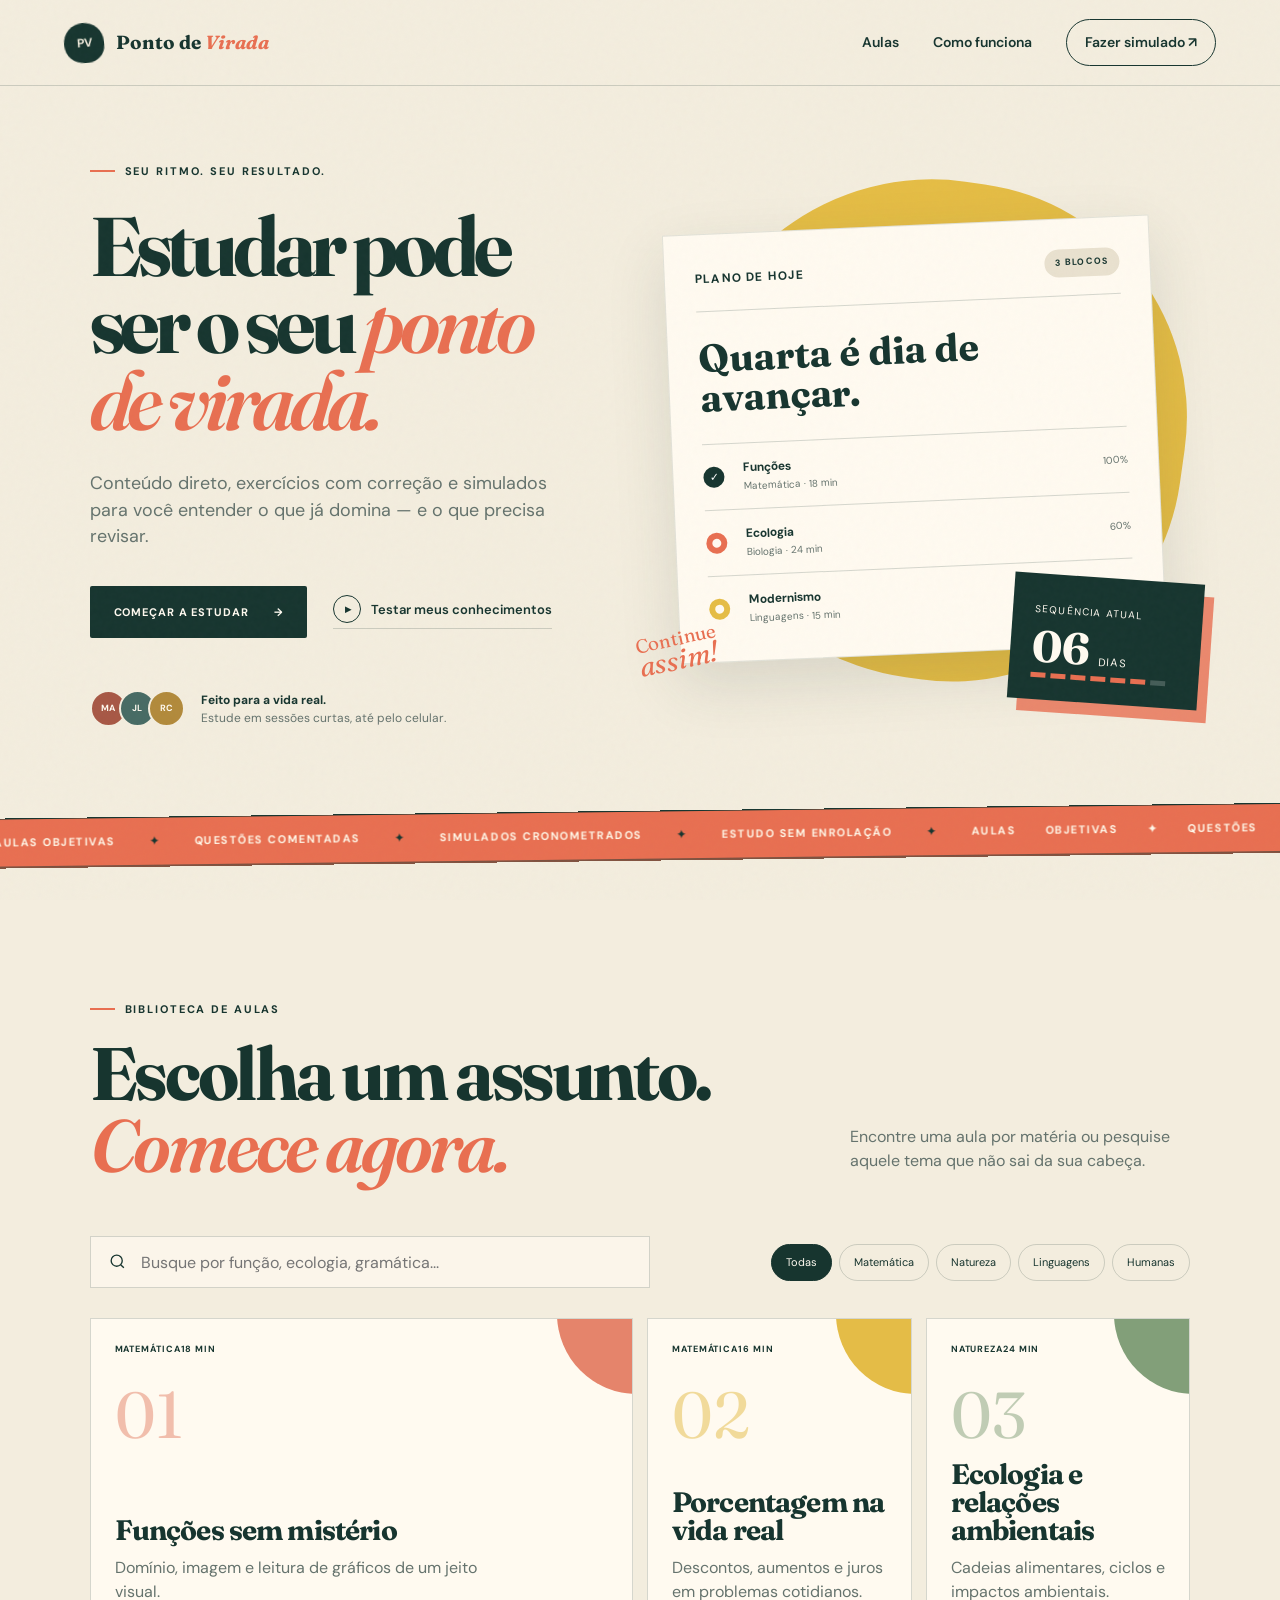
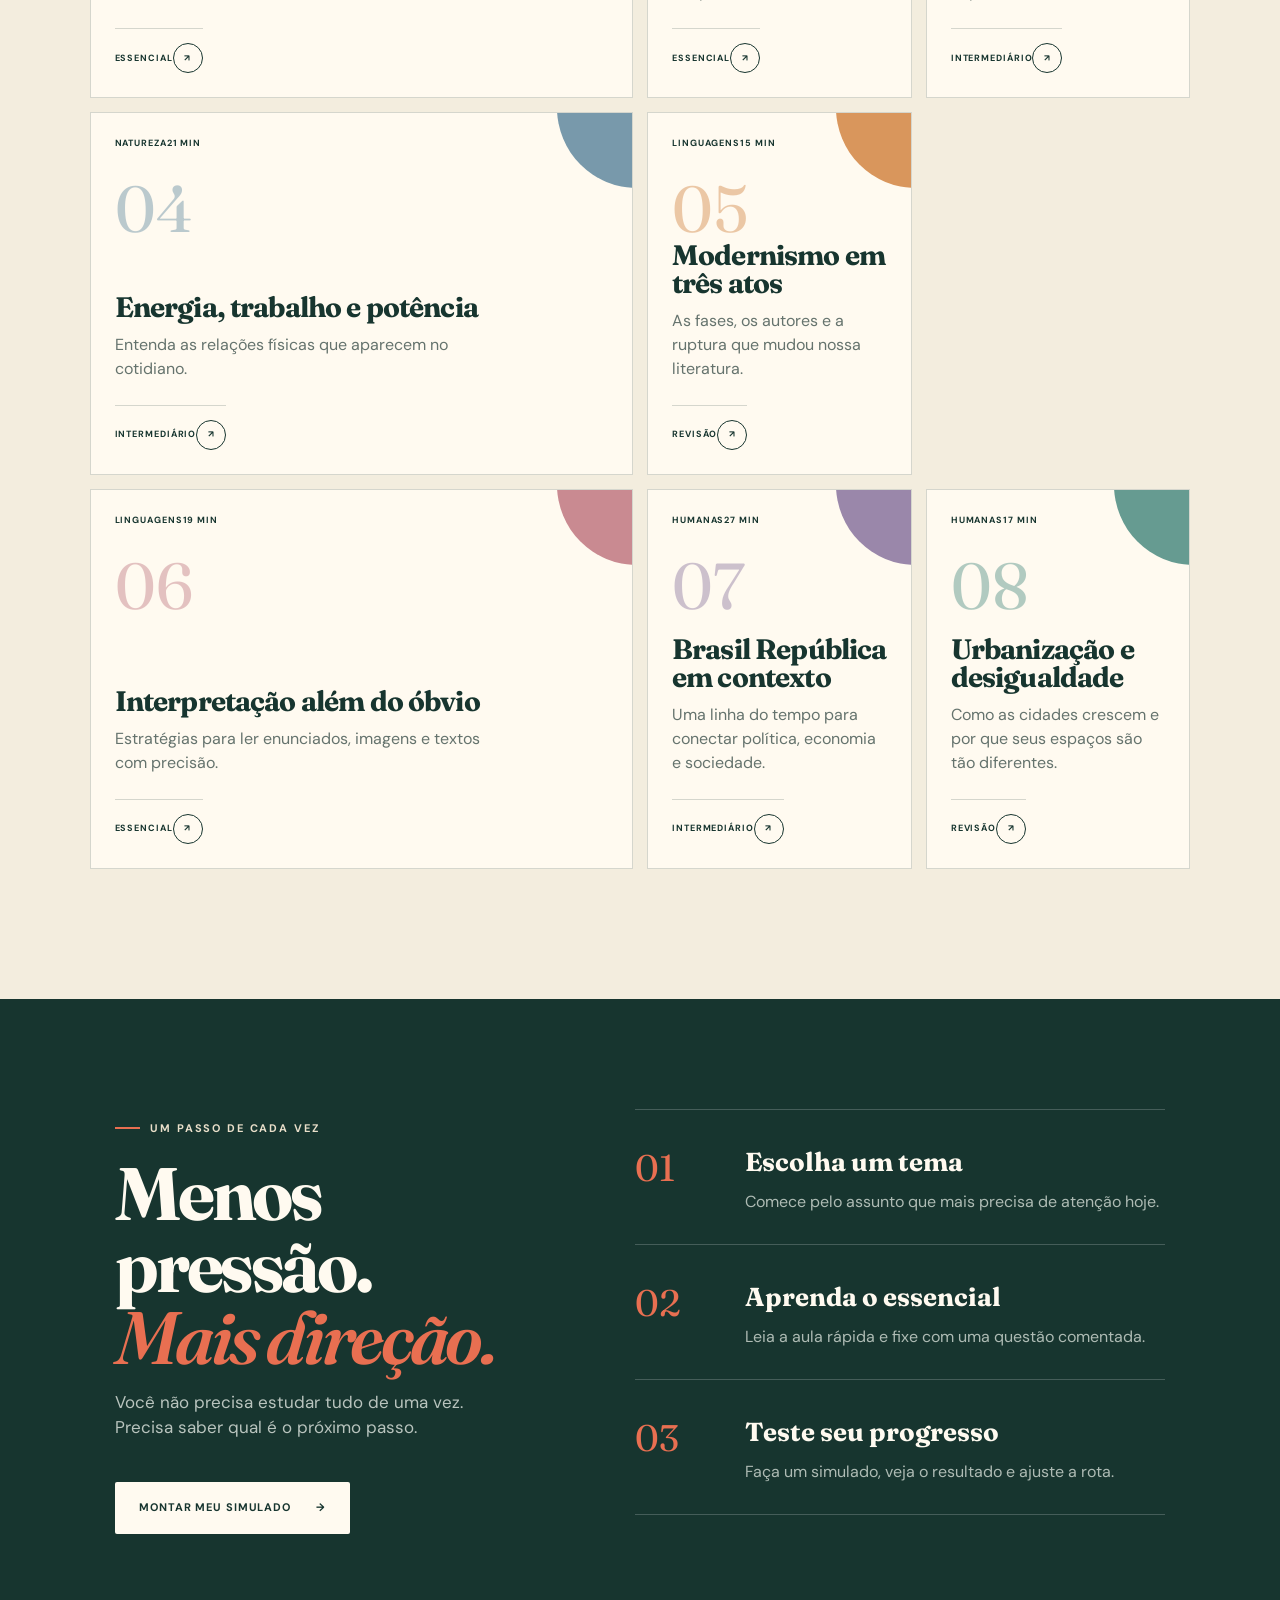
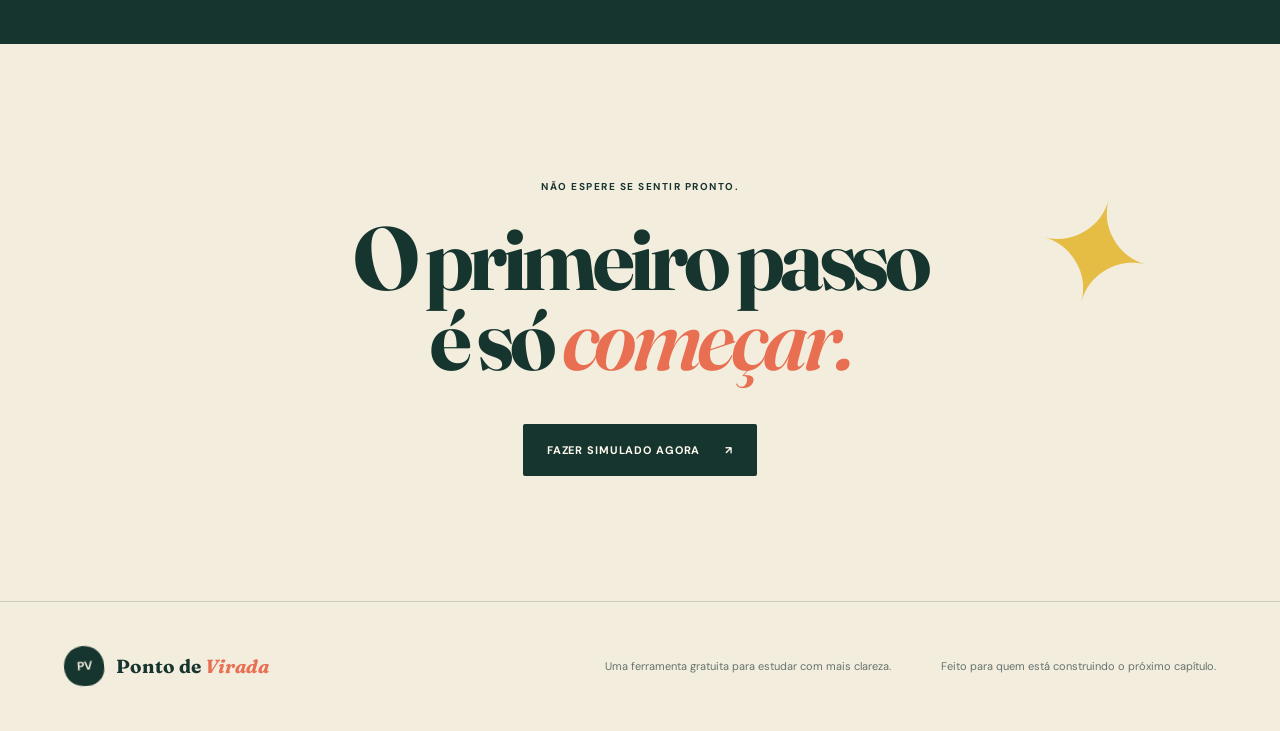
<file: index.html>
<!doctype html>
<html lang="pt-BR">
<head>
  <meta charset="utf-8">
  <meta name="viewport" content="width=device-width, initial-scale=1">
  <meta name="description" content="Aulas rápidas, exercícios e simulados para organizar seus estudos para o ENEM.">
  <meta name="theme-color" content="#17352f">
  <title>Ponto de Virada — Estudos para o ENEM</title>
  <link rel="preconnect" href="https://fonts.googleapis.com">
  <link rel="preconnect" href="https://fonts.gstatic.com" crossorigin>
  <link href="https://fonts.googleapis.com/css2?family=DM+Sans:wght@400;500;600;700&family=Fraunces:opsz,wght@9..144,600;9..144,700&display=swap" rel="stylesheet">
  <link rel="stylesheet" href="styles.css">
  <script defer src="data.js"></script>
  <script defer src="app.js"></script>
</head>
<body>
  <div class="grain" aria-hidden="true"></div>
  <header class="topbar">
    <a class="brand" href="index.html" aria-label="Ponto de Virada, início">
      <span class="brand-mark">PV</span>
      <span>Ponto de <em>Virada</em></span>
    </a>
    <nav class="nav" aria-label="Navegação principal">
      <a href="#aulas">Aulas</a>
      <a href="#como-funciona">Como funciona</a>
      <a class="nav-cta" href="simulado.html">Fazer simulado <span aria-hidden="true">↗</span></a>
    </nav>
    <button class="menu-button" type="button" aria-expanded="false" aria-label="Abrir menu">
      <span></span><span></span>
    </button>
  </header>

  <main>
    <section class="hero" aria-labelledby="hero-title">
      <div class="hero-copy reveal">
        <p class="eyebrow"><span></span> Seu ritmo. Seu resultado.</p>
        <h1 id="hero-title">Estudar pode ser o seu <em>ponto de virada.</em></h1>
        <p class="hero-text">Conteúdo direto, exercícios com correção e simulados para você entender o que já domina — e o que precisa revisar.</p>
        <div class="hero-actions">
          <a class="button button-primary" href="#aulas">Começar a estudar <span aria-hidden="true">→</span></a>
          <a class="text-link" href="simulado.html"><span class="play" aria-hidden="true">▶</span> Testar meus conhecimentos</a>
        </div>
        <div class="student-note">
          <div class="avatars" aria-hidden="true"><span>MA</span><span>JL</span><span>RC</span></div>
          <p><strong>Feito para a vida real.</strong><br>Estude em sessões curtas, até pelo celular.</p>
        </div>
      </div>

      <div class="hero-visual reveal reveal-delay" aria-label="Exemplo de organização semanal de estudos">
        <div class="sun-shape" aria-hidden="true"></div>
        <div class="paper-card schedule-card">
          <div class="paper-header">
            <span>Plano de hoje</span>
            <span class="date-chip">3 blocos</span>
          </div>
          <h2>Quarta é dia de avançar.</h2>
          <div class="study-list">
            <div class="study-item done"><span class="check">✓</span><div><strong>Funções</strong><small>Matemática · 18 min</small></div><span>100%</span></div>
            <div class="study-item active"><span class="subject-dot coral"></span><div><strong>Ecologia</strong><small>Biologia · 24 min</small></div><span>60%</span></div>
            <div class="study-item"><span class="subject-dot yellow"></span><div><strong>Modernismo</strong><small>Linguagens · 15 min</small></div><span>0%</span></div>
          </div>
        </div>
        <div class="score-card">
          <span>Sequência atual</span>
          <strong>06 <small>dias</small></strong>
          <div class="week-dots" aria-label="Seis dias de estudo concluídos">
            <i></i><i></i><i></i><i></i><i></i><i></i><i class="empty"></i>
          </div>
        </div>
        <div class="scribble" aria-hidden="true">Continue<br><em>assim!</em></div>
      </div>
    </section>

    <section class="ticker" aria-label="Recursos disponíveis">
      <div><span>Aulas objetivas</span><i>✦</i><span>Questões comentadas</span><i>✦</i><span>Simulados cronometrados</span><i>✦</i><span>Estudo sem enrolação</span><i>✦</i></div>
    </section>

    <section class="lessons-section" id="aulas" aria-labelledby="lessons-title">
      <div class="section-heading">
        <div>
          <p class="eyebrow"><span></span> Biblioteca de aulas</p>
          <h2 id="lessons-title">Escolha um assunto.<br><em>Comece agora.</em></h2>
        </div>
        <p>Encontre uma aula por matéria ou pesquise aquele tema que não sai da sua cabeça.</p>
      </div>

      <div class="lesson-tools">
        <div class="search-wrap">
          <svg aria-hidden="true" viewBox="0 0 24 24"><circle cx="11" cy="11" r="7"></circle><path d="m20 20-4-4"></path></svg>
          <label class="sr-only" for="search">Pesquisar aulas</label>
          <input id="search" type="search" placeholder="Busque por função, ecologia, gramática..." autocomplete="off">
        </div>
        <div class="filters" id="filters" aria-label="Filtrar aulas por matéria"></div>
      </div>

      <div class="lesson-grid" id="lesson-grid" aria-live="polite"></div>
      <div class="empty-state" id="empty-state" hidden>
        <span>?</span>
        <h3>Nenhuma aula por aqui</h3>
        <p>Tente outro termo ou escolha “Todas”.</p>
      </div>
    </section>

    <section class="method-section" id="como-funciona" aria-labelledby="method-title">
      <div class="method-intro">
        <p class="eyebrow light"><span></span> Um passo de cada vez</p>
        <h2 id="method-title">Menos pressão.<br><em>Mais direção.</em></h2>
        <p>Você não precisa estudar tudo de uma vez. Precisa saber qual é o próximo passo.</p>
        <a class="button button-light" href="simulado.html">Montar meu simulado <span aria-hidden="true">→</span></a>
      </div>
      <ol class="method-steps">
        <li><span>01</span><div><h3>Escolha um tema</h3><p>Comece pelo assunto que mais precisa de atenção hoje.</p></div></li>
        <li><span>02</span><div><h3>Aprenda o essencial</h3><p>Leia a aula rápida e fixe com uma questão comentada.</p></div></li>
        <li><span>03</span><div><h3>Teste seu progresso</h3><p>Faça um simulado, veja o resultado e ajuste a rota.</p></div></li>
      </ol>
    </section>

    <section class="final-cta">
      <p>Não espere se sentir pronto.</p>
      <h2>O primeiro passo<br>é só <em>começar.</em></h2>
      <a class="button button-primary" href="simulado.html">Fazer simulado agora <span aria-hidden="true">↗</span></a>
      <span class="cta-doodle" aria-hidden="true">✦</span>
    </section>
  </main>

  <footer class="footer">
    <a class="brand footer-brand" href="index.html"><span class="brand-mark">PV</span><span>Ponto de <em>Virada</em></span></a>
    <p>Uma ferramenta gratuita para estudar com mais clareza.</p>
    <p>Feito para quem está construindo o próximo capítulo.</p>
  </footer>

  <dialog class="lesson-modal" id="lesson-modal">
    <div class="modal-shell">
      <button class="modal-close" type="button" aria-label="Fechar aula">×</button>
      <div class="modal-meta"><span id="modal-subject"></span><span id="modal-time"></span></div>
      <h2 id="modal-title"></h2>
      <p class="modal-summary" id="modal-summary"></p>
      <article class="lesson-content" id="modal-content"></article>
      <section class="quick-exercise" id="quick-exercise" aria-labelledby="exercise-title">
        <p class="eyebrow"><span></span> Hora de praticar</p>
        <h3 id="exercise-title">Questão rápida</h3>
        <p id="exercise-statement"></p>
        <div class="choice-list" id="choice-list"></div>
        <div class="feedback" id="feedback" role="status" hidden></div>
      </section>
    </div>
  </dialog>
</body>
</html>
</file>
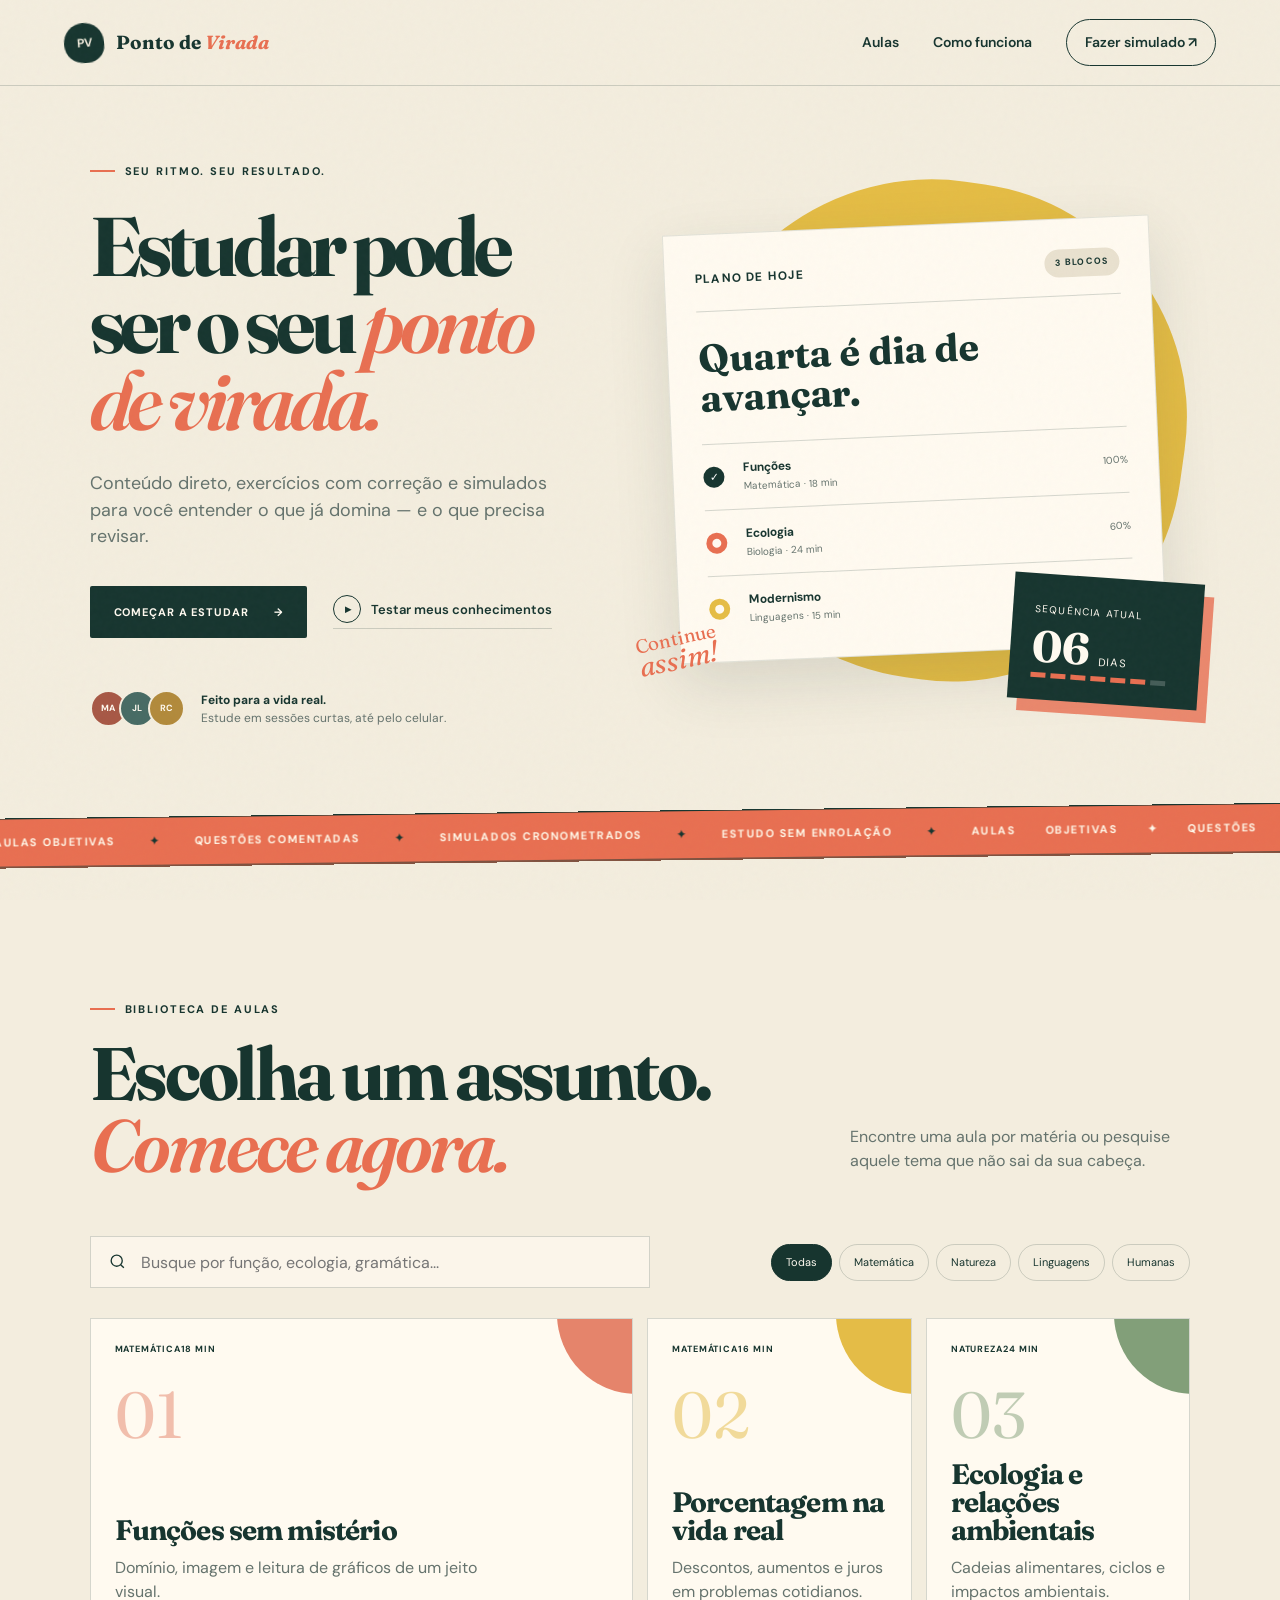
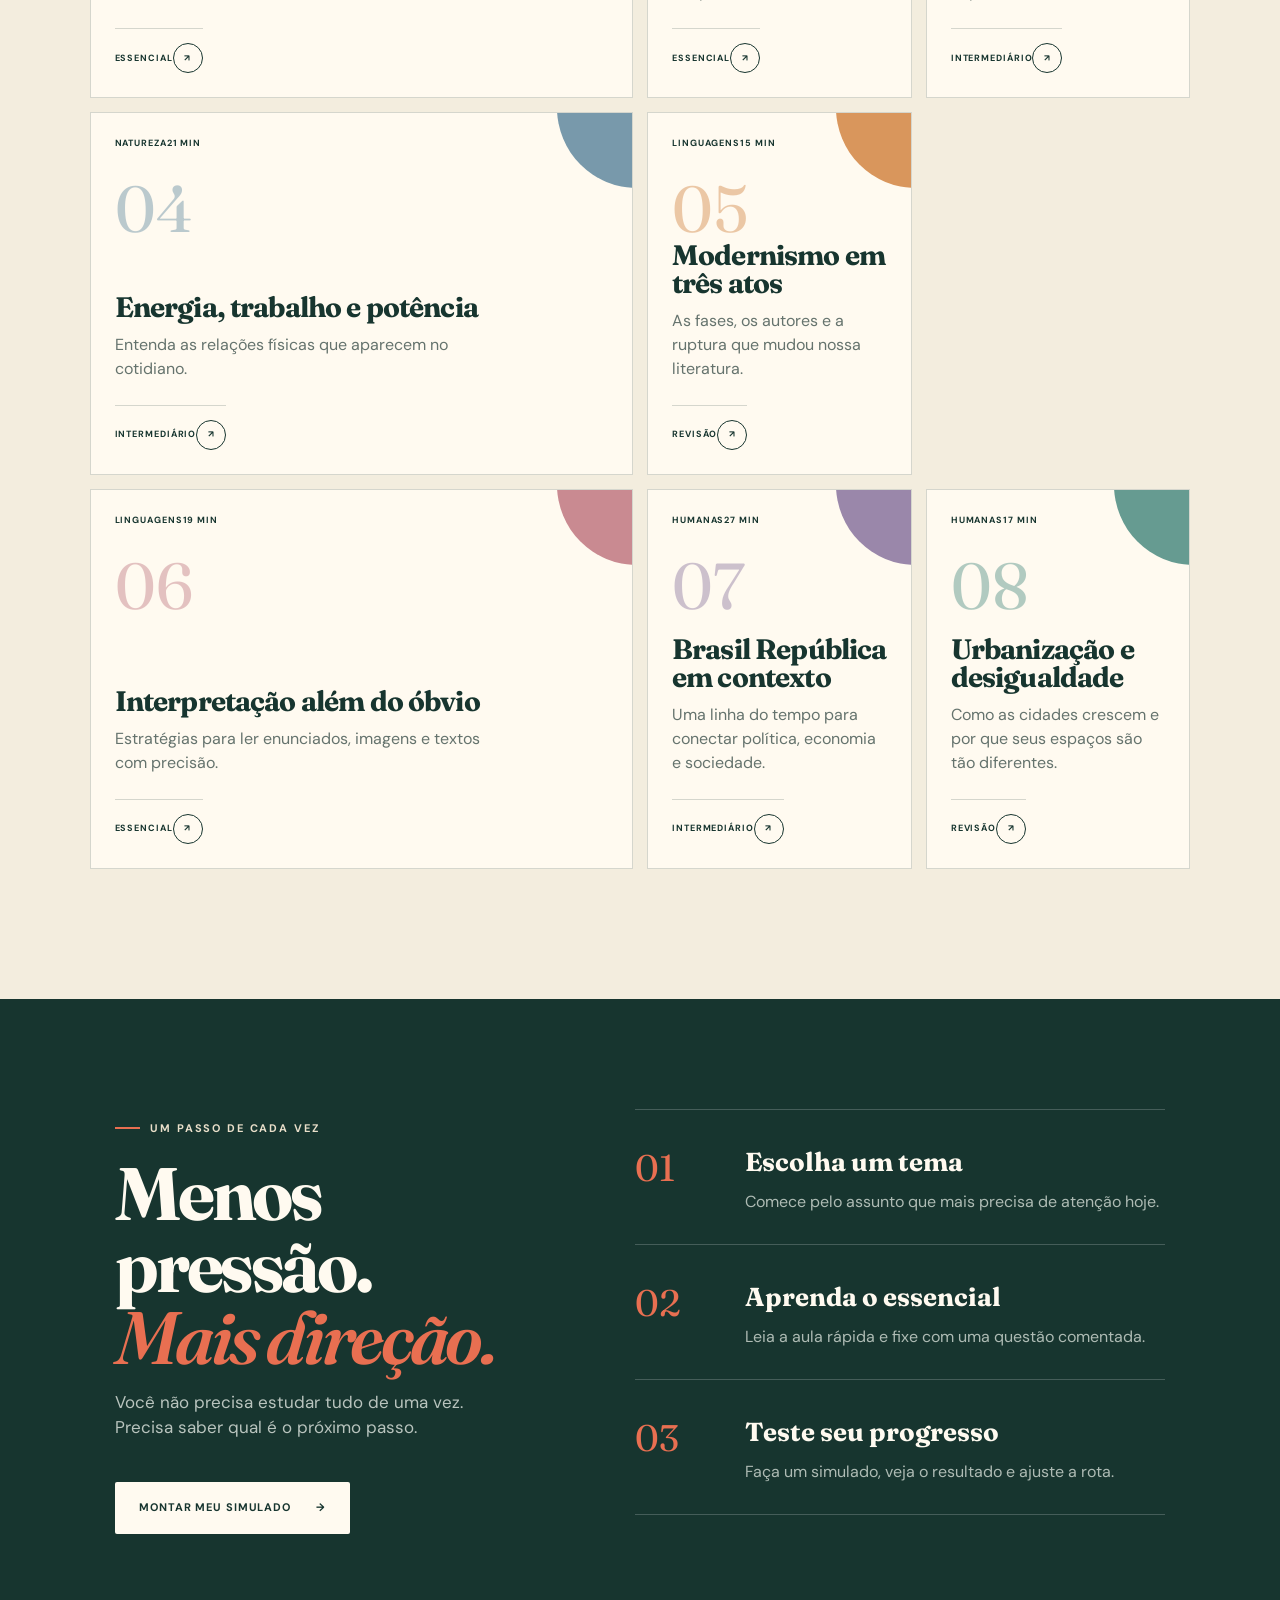
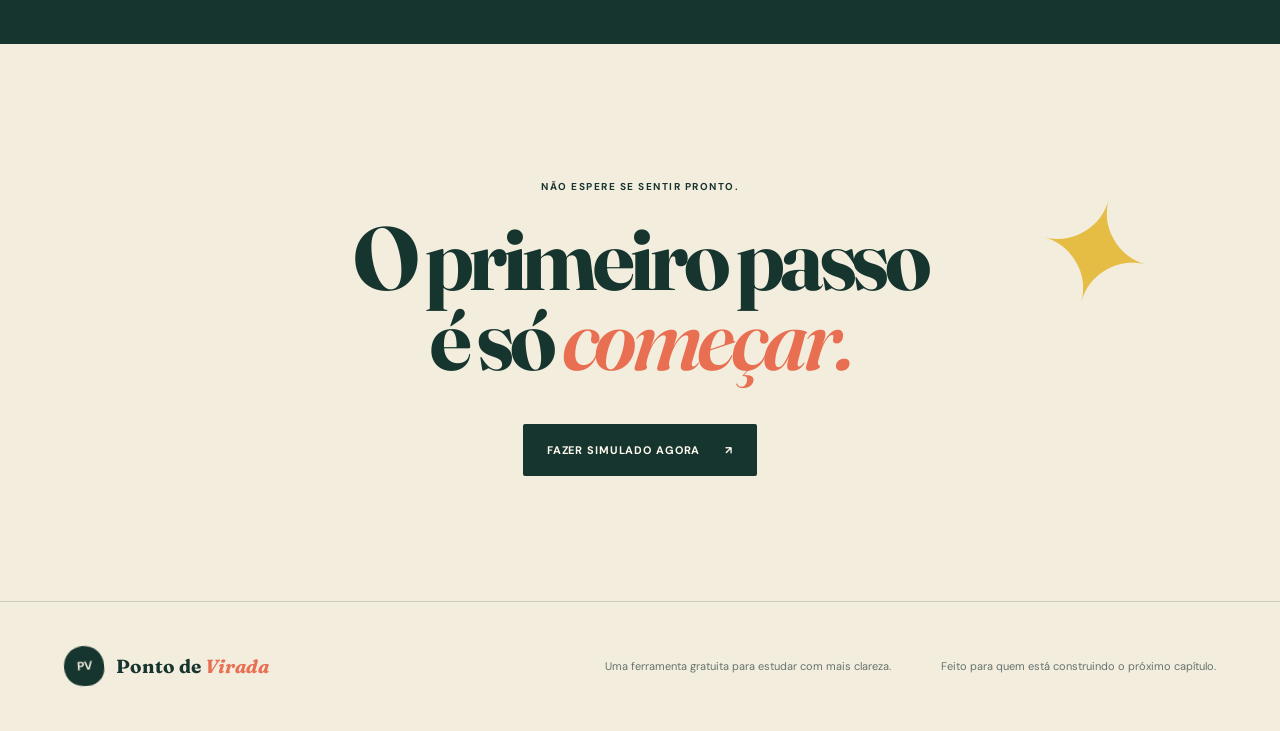
<file: rascunho/index.html>
<!doctype html>
<html lang="pt-BR">
<head>
  <meta charset="utf-8">
  <meta name="viewport" content="width=device-width, initial-scale=1">
  <meta name="description" content="Aulas rápidas, exercícios e simulados para organizar seus estudos para o ENEM.">
  <meta name="theme-color" content="#17352f">
  <title>Ponto de Virada — Estudos para o ENEM</title>
  <link rel="preconnect" href="https://fonts.googleapis.com">
  <link rel="preconnect" href="https://fonts.gstatic.com" crossorigin>
  <link href="https://fonts.googleapis.com/css2?family=DM+Sans:wght@400;500;600;700&family=Fraunces:opsz,wght@9..144,600;9..144,700&display=swap" rel="stylesheet">
  <link rel="stylesheet" href="styles.css">
  <script defer src="data.js"></script>
  <script defer src="app.js"></script>
</head>
<body>
  <div class="grain" aria-hidden="true"></div>
  <header class="topbar">
    <a class="brand" href="index.html" aria-label="Ponto de Virada, início">
      <span class="brand-mark">PV</span>
      <span>Ponto de <em>Virada</em></span>
    </a>
    <nav class="nav" aria-label="Navegação principal">
      <a href="#aulas">Aulas</a>
      <a href="#como-funciona">Como funciona</a>
      <a class="nav-cta" href="simulado.html">Fazer simulado <span aria-hidden="true">↗</span></a>
    </nav>
    <button class="menu-button" type="button" aria-expanded="false" aria-label="Abrir menu">
      <span></span><span></span>
    </button>
  </header>

  <main>
    <section class="hero" aria-labelledby="hero-title">
      <div class="hero-copy reveal">
        <p class="eyebrow"><span></span> Seu ritmo. Seu resultado.</p>
        <h1 id="hero-title">Estudar pode ser o seu <em>ponto de virada.</em></h1>
        <p class="hero-text">Conteúdo direto, exercícios com correção e simulados para você entender o que já domina — e o que precisa revisar.</p>
        <div class="hero-actions">
          <a class="button button-primary" href="#aulas">Começar a estudar <span aria-hidden="true">→</span></a>
          <a class="text-link" href="simulado.html"><span class="play" aria-hidden="true">▶</span> Testar meus conhecimentos</a>
        </div>
        <div class="student-note">
          <div class="avatars" aria-hidden="true"><span>MA</span><span>JL</span><span>RC</span></div>
          <p><strong>Feito para a vida real.</strong><br>Estude em sessões curtas, até pelo celular.</p>
        </div>
      </div>

      <div class="hero-visual reveal reveal-delay" aria-label="Exemplo de organização semanal de estudos">
        <div class="sun-shape" aria-hidden="true"></div>
        <div class="paper-card schedule-card">
          <div class="paper-header">
            <span>Plano de hoje</span>
            <span class="date-chip">3 blocos</span>
          </div>
          <h2>Quarta é dia de avançar.</h2>
          <div class="study-list">
            <div class="study-item done"><span class="check">✓</span><div><strong>Funções</strong><small>Matemática · 18 min</small></div><span>100%</span></div>
            <div class="study-item active"><span class="subject-dot coral"></span><div><strong>Ecologia</strong><small>Biologia · 24 min</small></div><span>60%</span></div>
            <div class="study-item"><span class="subject-dot yellow"></span><div><strong>Modernismo</strong><small>Linguagens · 15 min</small></div><span>0%</span></div>
          </div>
        </div>
        <div class="score-card">
          <span>Sequência atual</span>
          <strong>06 <small>dias</small></strong>
          <div class="week-dots" aria-label="Seis dias de estudo concluídos">
            <i></i><i></i><i></i><i></i><i></i><i></i><i class="empty"></i>
          </div>
        </div>
        <div class="scribble" aria-hidden="true">Continue<br><em>assim!</em></div>
      </div>
    </section>

    <section class="ticker" aria-label="Recursos disponíveis">
      <div><span>Aulas objetivas</span><i>✦</i><span>Questões comentadas</span><i>✦</i><span>Simulados cronometrados</span><i>✦</i><span>Estudo sem enrolação</span><i>✦</i></div>
    </section>

    <section class="lessons-section" id="aulas" aria-labelledby="lessons-title">
      <div class="section-heading">
        <div>
          <p class="eyebrow"><span></span> Biblioteca de aulas</p>
          <h2 id="lessons-title">Escolha um assunto.<br><em>Comece agora.</em></h2>
        </div>
        <p>Encontre uma aula por matéria ou pesquise aquele tema que não sai da sua cabeça.</p>
      </div>

      <div class="lesson-tools">
        <div class="search-wrap">
          <svg aria-hidden="true" viewBox="0 0 24 24"><circle cx="11" cy="11" r="7"></circle><path d="m20 20-4-4"></path></svg>
          <label class="sr-only" for="search">Pesquisar aulas</label>
          <input id="search" type="search" placeholder="Busque por função, ecologia, gramática..." autocomplete="off">
        </div>
        <div class="filters" id="filters" aria-label="Filtrar aulas por matéria"></div>
      </div>

      <div class="lesson-grid" id="lesson-grid" aria-live="polite"></div>
      <div class="empty-state" id="empty-state" hidden>
        <span>?</span>
        <h3>Nenhuma aula por aqui</h3>
        <p>Tente outro termo ou escolha “Todas”.</p>
      </div>
    </section>

    <section class="method-section" id="como-funciona" aria-labelledby="method-title">
      <div class="method-intro">
        <p class="eyebrow light"><span></span> Um passo de cada vez</p>
        <h2 id="method-title">Menos pressão.<br><em>Mais direção.</em></h2>
        <p>Você não precisa estudar tudo de uma vez. Precisa saber qual é o próximo passo.</p>
        <a class="button button-light" href="simulado.html">Montar meu simulado <span aria-hidden="true">→</span></a>
      </div>
      <ol class="method-steps">
        <li><span>01</span><div><h3>Escolha um tema</h3><p>Comece pelo assunto que mais precisa de atenção hoje.</p></div></li>
        <li><span>02</span><div><h3>Aprenda o essencial</h3><p>Leia a aula rápida e fixe com uma questão comentada.</p></div></li>
        <li><span>03</span><div><h3>Teste seu progresso</h3><p>Faça um simulado, veja o resultado e ajuste a rota.</p></div></li>
      </ol>
    </section>

    <section class="final-cta">
      <p>Não espere se sentir pronto.</p>
      <h2>O primeiro passo<br>é só <em>começar.</em></h2>
      <a class="button button-primary" href="simulado.html">Fazer simulado agora <span aria-hidden="true">↗</span></a>
      <span class="cta-doodle" aria-hidden="true">✦</span>
    </section>
  </main>

  <footer class="footer">
    <a class="brand footer-brand" href="index.html"><span class="brand-mark">PV</span><span>Ponto de <em>Virada</em></span></a>
    <p>Uma ferramenta gratuita para estudar com mais clareza.</p>
    <p>Feito para quem está construindo o próximo capítulo.</p>
  </footer>

  <dialog class="lesson-modal" id="lesson-modal">
    <div class="modal-shell">
      <button class="modal-close" type="button" aria-label="Fechar aula">×</button>
      <div class="modal-meta"><span id="modal-subject"></span><span id="modal-time"></span></div>
      <h2 id="modal-title"></h2>
      <p class="modal-summary" id="modal-summary"></p>
      <article class="lesson-content" id="modal-content"></article>
      <section class="quick-exercise" id="quick-exercise" aria-labelledby="exercise-title">
        <p class="eyebrow"><span></span> Hora de praticar</p>
        <h3 id="exercise-title">Questão rápida</h3>
        <p id="exercise-statement"></p>
        <div class="choice-list" id="choice-list"></div>
        <div class="feedback" id="feedback" role="status" hidden></div>
      </section>
    </div>
  </dialog>
</body>
</html>
</file>
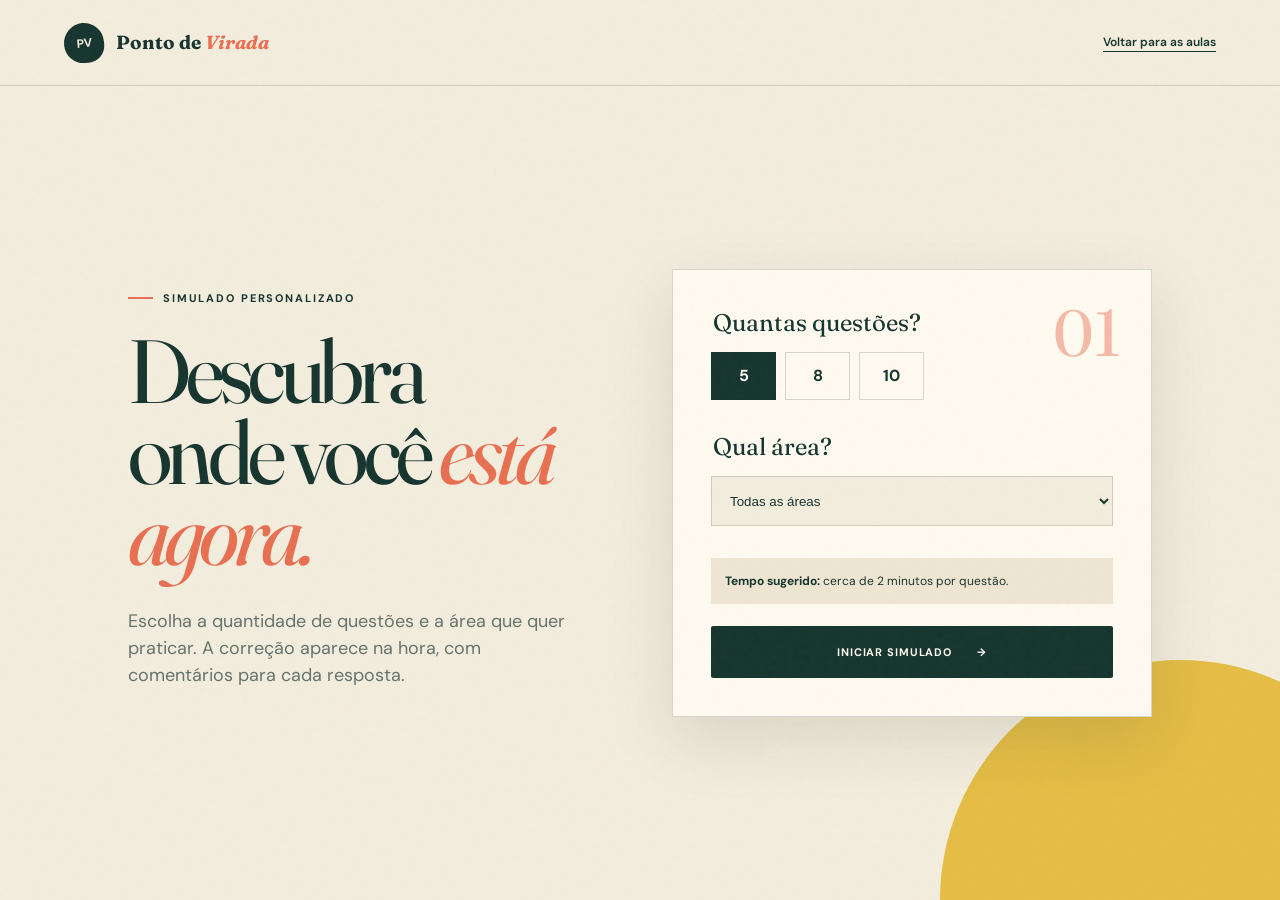
<file: simulado.html>
<!doctype html>
<html lang="pt-BR">
<head>
  <meta charset="utf-8">
  <meta name="viewport" content="width=device-width, initial-scale=1">
  <meta name="theme-color" content="#17352f">
  <title>Simulado — Ponto de Virada</title>
  <link rel="preconnect" href="https://fonts.googleapis.com">
  <link rel="preconnect" href="https://fonts.gstatic.com" crossorigin>
  <link href="https://fonts.googleapis.com/css2?family=DM+Sans:wght@400;500;600;700&family=Fraunces:opsz,wght@9..144,600;9..144,700&display=swap" rel="stylesheet">
  <link rel="stylesheet" href="styles.css">
  <link rel="stylesheet" href="simulado.css">
  <script defer src="data.js"></script>
  <script defer src="simulado.js"></script>
</head>
<body class="quiz-page">
  <div class="grain" aria-hidden="true"></div>
  <header class="topbar quiz-topbar">
    <a class="brand" href="index.html"><span class="brand-mark">PV</span><span>Ponto de <em>Virada</em></span></a>
    <a class="exit-link" href="index.html">Voltar para as aulas</a>
  </header>
  <main class="quiz-main">
    <section class="quiz-config" id="quiz-config">
      <div class="config-copy reveal">
        <p class="eyebrow"><span></span> Simulado personalizado</p>
        <h1>Descubra onde você <em>está agora.</em></h1>
        <p>Escolha a quantidade de questões e a área que quer praticar. A correção aparece na hora, com comentários para cada resposta.</p>
      </div>
      <form class="config-card reveal reveal-delay" id="config-form">
        <div class="config-number">01</div>
        <fieldset>
          <legend>Quantas questões?</legend>
          <div class="option-pills" id="count-options">
            <label><input type="radio" name="count" value="5" checked><span>5</span></label>
            <label><input type="radio" name="count" value="8"><span>8</span></label>
            <label><input type="radio" name="count" value="10"><span>10</span></label>
          </div>
        </fieldset>
        <fieldset>
          <legend>Qual área?</legend>
          <label class="select-wrap"><select id="subject"><option value="Todas">Todas as áreas</option><option>Matemática</option><option>Natureza</option><option>Linguagens</option><option>Humanas</option></select></label>
        </fieldset>
        <p class="config-tip"><strong>Tempo sugerido:</strong> cerca de 2 minutos por questão.</p>
        <button class="button button-primary start-button" type="submit">Iniciar simulado <span>→</span></button>
      </form>
    </section>

    <section class="quiz-run" id="quiz-run" hidden>
      <header class="quiz-status">
        <div><span>Progresso</span><strong id="progress-label">1 de 5</strong></div>
        <div class="progress-track"><span id="progress-bar"></span></div>
        <div class="timer"><span>Tempo</span><strong id="timer">10:00</strong></div>
      </header>
      <article class="question-card">
        <div class="question-meta"><span id="question-subject"></span><span id="question-number"></span></div>
        <h2 id="question-statement"></h2>
        <div class="quiz-choices" id="quiz-choices"></div>
        <p class="answer-warning" id="answer-warning" hidden>Escolha uma alternativa para continuar.</p>
        <button class="button button-primary next-button" id="next-question" type="button">Próxima questão <span>→</span></button>
      </article>
    </section>

    <section class="quiz-result" id="quiz-result" hidden>
      <div class="result-hero">
        <p class="eyebrow"><span></span> Simulado concluído</p>
        <div class="result-score"><strong id="score-percent">80</strong><span>%</span></div>
        <h1 id="result-title">Você está no caminho.</h1>
        <p id="result-summary"></p>
        <div class="result-actions"><button class="button button-primary" id="restart" type="button">Fazer outro <span>↗</span></button><a class="text-link" href="index.html">Revisar aulas</a></div>
      </div>
      <div class="answer-review" id="answer-review"></div>
    </section>
  </main>
</body>
</html>
</file>
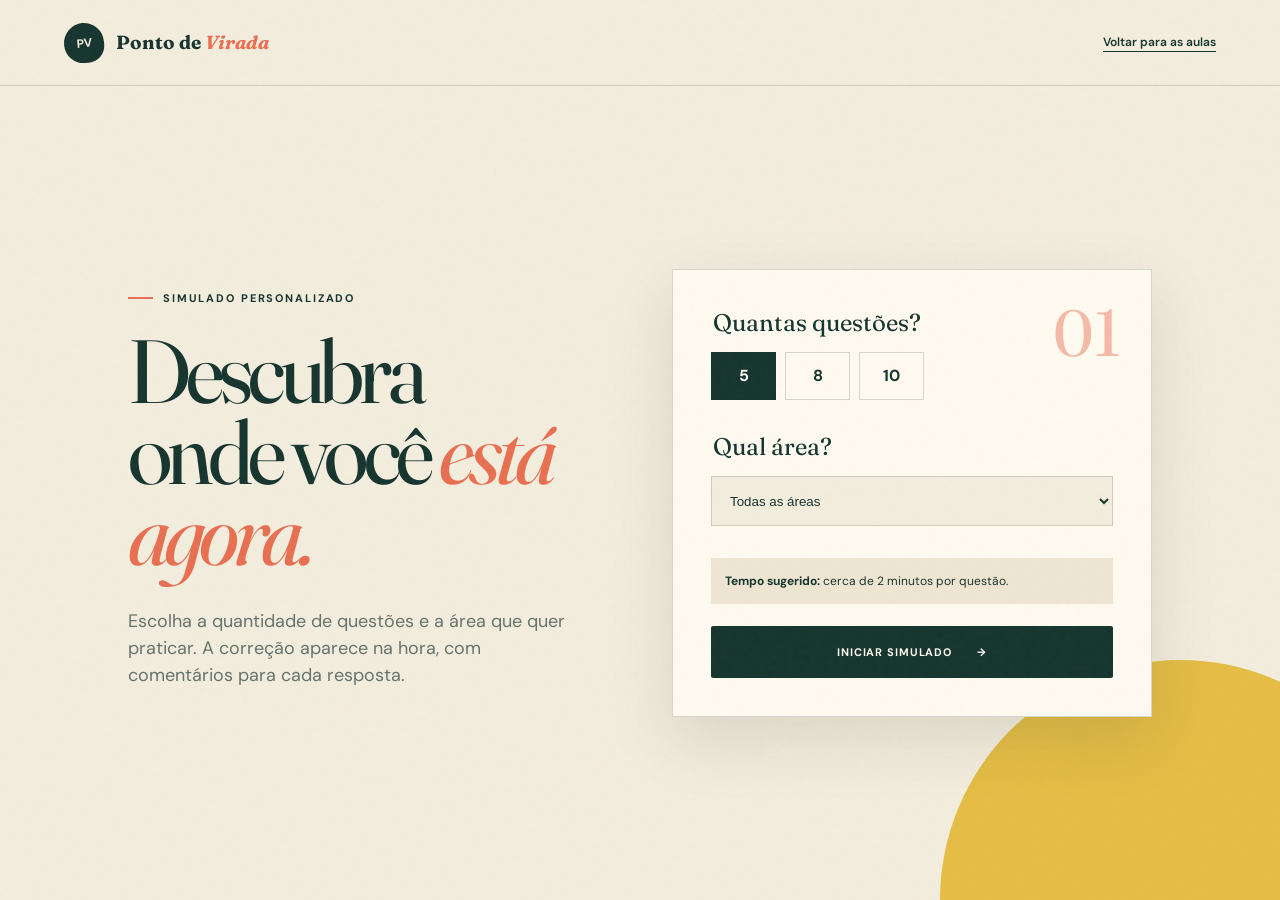
<file: rascunho/simulado.html>
<!doctype html>
<html lang="pt-BR">
<head>
  <meta charset="utf-8">
  <meta name="viewport" content="width=device-width, initial-scale=1">
  <meta name="theme-color" content="#17352f">
  <title>Simulado — Ponto de Virada</title>
  <link rel="preconnect" href="https://fonts.googleapis.com">
  <link rel="preconnect" href="https://fonts.gstatic.com" crossorigin>
  <link href="https://fonts.googleapis.com/css2?family=DM+Sans:wght@400;500;600;700&family=Fraunces:opsz,wght@9..144,600;9..144,700&display=swap" rel="stylesheet">
  <link rel="stylesheet" href="styles.css">
  <link rel="stylesheet" href="simulado.css">
  <script defer src="data.js"></script>
  <script defer src="simulado.js"></script>
</head>
<body class="quiz-page">
  <div class="grain" aria-hidden="true"></div>
  <header class="topbar quiz-topbar">
    <a class="brand" href="index.html"><span class="brand-mark">PV</span><span>Ponto de <em>Virada</em></span></a>
    <a class="exit-link" href="index.html">Voltar para as aulas</a>
  </header>
  <main class="quiz-main">
    <section class="quiz-config" id="quiz-config">
      <div class="config-copy reveal">
        <p class="eyebrow"><span></span> Simulado personalizado</p>
        <h1>Descubra onde você <em>está agora.</em></h1>
        <p>Escolha a quantidade de questões e a área que quer praticar. A correção aparece na hora, com comentários para cada resposta.</p>
      </div>
      <form class="config-card reveal reveal-delay" id="config-form">
        <div class="config-number">01</div>
        <fieldset>
          <legend>Quantas questões?</legend>
          <div class="option-pills" id="count-options">
            <label><input type="radio" name="count" value="5" checked><span>5</span></label>
            <label><input type="radio" name="count" value="8"><span>8</span></label>
            <label><input type="radio" name="count" value="10"><span>10</span></label>
          </div>
        </fieldset>
        <fieldset>
          <legend>Qual área?</legend>
          <label class="select-wrap"><select id="subject"><option value="Todas">Todas as áreas</option><option>Matemática</option><option>Natureza</option><option>Linguagens</option><option>Humanas</option></select></label>
        </fieldset>
        <p class="config-tip"><strong>Tempo sugerido:</strong> cerca de 2 minutos por questão.</p>
        <button class="button button-primary start-button" type="submit">Iniciar simulado <span>→</span></button>
      </form>
    </section>

    <section class="quiz-run" id="quiz-run" hidden>
      <header class="quiz-status">
        <div><span>Progresso</span><strong id="progress-label">1 de 5</strong></div>
        <div class="progress-track"><span id="progress-bar"></span></div>
        <div class="timer"><span>Tempo</span><strong id="timer">10:00</strong></div>
      </header>
      <article class="question-card">
        <div class="question-meta"><span id="question-subject"></span><span id="question-number"></span></div>
        <h2 id="question-statement"></h2>
        <div class="quiz-choices" id="quiz-choices"></div>
        <p class="answer-warning" id="answer-warning" hidden>Escolha uma alternativa para continuar.</p>
        <button class="button button-primary next-button" id="next-question" type="button">Próxima questão <span>→</span></button>
      </article>
    </section>

    <section class="quiz-result" id="quiz-result" hidden>
      <div class="result-hero">
        <p class="eyebrow"><span></span> Simulado concluído</p>
        <div class="result-score"><strong id="score-percent">80</strong><span>%</span></div>
        <h1 id="result-title">Você está no caminho.</h1>
        <p id="result-summary"></p>
        <div class="result-actions"><button class="button button-primary" id="restart" type="button">Fazer outro <span>↗</span></button><a class="text-link" href="index.html">Revisar aulas</a></div>
      </div>
      <div class="answer-review" id="answer-review"></div>
    </section>
  </main>
</body>
</html>
</file>
<file: styles.css>
:root {
  --cream: #f3edde;
  --paper: #fffaf0;
  --ink: #17352f;
  --muted: #65736d;
  --coral: #e86f51;
  --yellow: #e5bd45;
  --line: rgba(23, 53, 47, .18);
  --shadow: 0 22px 60px rgba(42, 55, 44, .13);
  --serif: "Fraunces", Georgia, serif;
  --sans: "DM Sans", sans-serif;
}

* { box-sizing: border-box; }
html { scroll-behavior: smooth; }
body { margin: 0; background: var(--cream); color: var(--ink); font-family: var(--sans); line-height: 1.5; }
body.modal-open { overflow: hidden; }
button, input { font: inherit; }
a { color: inherit; }
.grain { position: fixed; inset: 0; z-index: 50; pointer-events: none; opacity: .15; background-image: url("data:image/svg+xml,%3Csvg viewBox='0 0 180 180' xmlns='http://www.w3.org/2000/svg'%3E%3Cfilter id='n'%3E%3CfeTurbulence type='fractalNoise' baseFrequency='.9' numOctaves='3' stitchTiles='stitch'/%3E%3C/filter%3E%3Crect width='100%25' height='100%25' filter='url(%23n)' opacity='.16'/%3E%3C/svg%3E"); }
.sr-only { position: absolute; width: 1px; height: 1px; padding: 0; margin: -1px; overflow: hidden; clip: rect(0, 0, 0, 0); white-space: nowrap; border: 0; }

.topbar { height: 86px; display: flex; align-items: center; justify-content: space-between; padding: 0 clamp(24px, 5vw, 78px); border-bottom: 1px solid var(--line); position: relative; z-index: 20; }
.brand { display: inline-flex; align-items: center; gap: 12px; font-family: var(--serif); font-size: 19px; font-weight: 700; text-decoration: none; line-height: 1; }
.brand em { color: var(--coral); font-style: italic; }
.brand-mark { width: 40px; height: 40px; display: grid; place-items: center; background: var(--ink); color: var(--cream); border-radius: 50% 50% 42% 48%; font-family: var(--sans); font-size: 12px; letter-spacing: -.5px; transform: rotate(-5deg); }
.nav { display: flex; align-items: center; gap: 34px; font-size: 14px; font-weight: 600; }
.nav a { text-decoration: none; position: relative; }
.nav > a:not(.nav-cta)::after { content: ""; position: absolute; left: 0; right: 100%; bottom: -5px; height: 1px; background: var(--ink); transition: right .25s ease; }
.nav > a:hover::after { right: 0; }
.nav-cta { padding: 12px 18px; border: 1px solid var(--ink); border-radius: 999px; transition: .25s ease; }
.nav-cta:hover { background: var(--ink); color: var(--cream); transform: translateY(-2px); }
.menu-button { display: none; border: 0; background: transparent; width: 42px; height: 42px; padding: 10px; }
.menu-button span { display: block; height: 2px; background: var(--ink); margin: 6px 0; }

.hero { min-height: 690px; display: grid; grid-template-columns: minmax(0, .92fr) minmax(470px, 1.08fr); align-items: center; gap: 6vw; padding: 66px clamp(24px, 7vw, 112px) 84px; overflow: hidden; }
.hero-copy { max-width: 640px; }
.eyebrow { text-transform: uppercase; letter-spacing: .17em; font-size: 11px; font-weight: 700; display: flex; align-items: center; gap: 10px; }
.eyebrow span { width: 25px; height: 2px; background: var(--coral); }
.hero h1 { font-family: var(--serif); font-size: clamp(55px, 6.5vw, 98px); line-height: .93; letter-spacing: -.055em; margin: 28px 0 30px; max-width: 800px; }
.hero h1 em, .section-heading h2 em, .method-intro h2 em, .final-cta h2 em { color: var(--coral); font-weight: 600; }
.hero-text { max-width: 570px; font-size: clamp(17px, 1.4vw, 20px); color: var(--muted); }
.hero-actions { display: flex; align-items: center; gap: 26px; margin-top: 36px; }
.button { display: inline-flex; align-items: center; justify-content: center; gap: 25px; min-height: 52px; padding: 0 24px; border-radius: 2px; text-decoration: none; text-transform: uppercase; letter-spacing: .08em; font-size: 11px; font-weight: 700; transition: transform .25s ease, box-shadow .25s ease, background .25s ease; }
.button:hover { transform: translateY(-3px) rotate(-.5deg); box-shadow: 7px 7px 0 var(--yellow); }
.button-primary { background: var(--ink); color: var(--paper); }
.text-link { display: inline-flex; gap: 10px; align-items: center; font-size: 13px; font-weight: 600; text-decoration: none; border-bottom: 1px solid var(--line); padding-bottom: 5px; }
.play { width: 28px; height: 28px; border: 1px solid var(--ink); border-radius: 50%; display: grid; place-items: center; font-size: 8px; padding-left: 2px; }
.student-note { display: flex; gap: 16px; align-items: center; margin-top: 52px; font-size: 12px; color: var(--muted); }
.student-note p { margin: 0; }.student-note strong { color: var(--ink); }
.avatars { display: flex; }.avatars span { width: 37px; height: 37px; display: grid; place-items: center; border-radius: 50%; border: 2px solid var(--cream); margin-left: -8px; color: var(--paper); font-size: 9px; font-weight: 700; }.avatars span:first-child { margin-left: 0; background: #a75845; }.avatars span:nth-child(2) { background: #476b64; }.avatars span:nth-child(3) { background: #b28a3b; }

.hero-visual { min-height: 540px; position: relative; display: grid; place-items: center; }
.sun-shape { position: absolute; width: min(39vw, 520px); aspect-ratio: 1; border-radius: 50% 48% 47% 52%; background: var(--yellow); right: 1%; top: 2%; transform: rotate(8deg); }
.paper-card { background: var(--paper); border: 1px solid rgba(23,53,47,.12); box-shadow: var(--shadow); }
.schedule-card { position: relative; z-index: 2; width: min(88%, 500px); padding: 30px; transform: rotate(-2.5deg); }
.paper-header { display: flex; justify-content: space-between; align-items: center; font-size: 12px; text-transform: uppercase; letter-spacing: .1em; font-weight: 700; border-bottom: 1px solid var(--line); padding-bottom: 18px; }
.date-chip { background: #e9e1cf; padding: 7px 10px; border-radius: 999px; font-size: 9px; }
.schedule-card h2 { font-family: var(--serif); font-size: clamp(28px, 3vw, 42px); line-height: 1.05; margin: 26px 0; max-width: 330px; }
.study-list { display: grid; gap: 10px; }
.study-item { display: grid; grid-template-columns: 28px 1fr auto; gap: 12px; align-items: center; border-top: 1px solid var(--line); padding: 15px 0 5px; font-size: 12px; }
.study-item strong, .study-item small { display: block; }.study-item small { color: var(--muted); margin-top: 2px; }.study-item > span:last-child { color: var(--muted); font-size: 10px; }
.check, .subject-dot { width: 21px; height: 21px; border-radius: 50%; display: grid; place-items: center; }.check { background: var(--ink); color: white; font-size: 11px; }.subject-dot { border: 6px solid; }.subject-dot.coral { border-color: var(--coral); }.subject-dot.yellow { border-color: var(--yellow); }
.score-card { position: absolute; z-index: 3; right: -2%; bottom: 1%; background: var(--ink); color: var(--paper); padding: 22px; width: 190px; transform: rotate(4deg); box-shadow: 10px 12px 0 rgba(232,111,81,.8); }.score-card > span { font-size: 10px; text-transform: uppercase; letter-spacing: .12em; }.score-card strong { display: block; font-family: var(--serif); font-size: 44px; line-height: 1.2; }.score-card strong small { font: 11px var(--sans); text-transform: uppercase; letter-spacing: .1em; }.week-dots { display: flex; gap: 5px; }.week-dots i { width: 15px; height: 5px; background: var(--coral); }.week-dots i.empty { background: rgba(255,255,255,.2); }
.scribble { position: absolute; z-index: 4; left: 0; bottom: 7%; color: var(--coral); font-family: var(--serif); font-size: 19px; line-height: .9; transform: rotate(-12deg); }.scribble em { font-size: 28px; }
.reveal { animation: rise .8s cubic-bezier(.22,.8,.3,1) both; }.reveal-delay { animation-delay: .16s; }
@keyframes rise { from { opacity: 0; transform: translateY(24px); } to { opacity: 1; transform: translateY(0); } }

.ticker { background: var(--coral); color: #fff8e9; overflow: hidden; border-block: 1px solid var(--ink); transform: rotate(-.7deg) scale(1.01); }.ticker div { width: max-content; display: flex; align-items: center; gap: 34px; padding: 15px 0; animation: ticker 22s linear infinite; text-transform: uppercase; font-size: 11px; letter-spacing: .13em; font-weight: 700; }.ticker div::after { content: "Aulas objetivas  ✦  Questões comentadas  ✦  Simulados cronometrados  ✦  Estudo sem enrolação  ✦"; word-spacing: 25px; }.ticker i { font-style: normal; color: var(--ink); }
@keyframes ticker { to { transform: translateX(-50%); } }

.lessons-section { padding: 130px clamp(24px, 7vw, 112px); }
.section-heading { display: grid; grid-template-columns: 1fr 340px; gap: 50px; align-items: end; margin-bottom: 55px; }.section-heading h2, .method-intro h2 { font-family: var(--serif); font-size: clamp(46px, 5.8vw, 78px); letter-spacing: -.045em; line-height: .97; margin: 20px 0 0; }.section-heading > p { color: var(--muted); font-size: 16px; margin: 0 0 8px; }
.lesson-tools { display: flex; justify-content: space-between; gap: 20px; align-items: center; margin-bottom: 30px; }.search-wrap { flex: 1; max-width: 560px; position: relative; }.search-wrap svg { position: absolute; width: 19px; left: 18px; top: 16px; fill: none; stroke: var(--ink); stroke-width: 1.7; }.search-wrap input { width: 100%; height: 52px; border: 1px solid var(--line); border-radius: 0; background: rgba(255,250,240,.7); padding: 0 18px 0 50px; color: var(--ink); outline: none; }.search-wrap input:focus { border-color: var(--coral); box-shadow: 4px 4px 0 rgba(232,111,81,.22); }.filters { display: flex; flex-wrap: wrap; justify-content: flex-end; gap: 7px; }.filter-button { border: 1px solid var(--line); background: transparent; color: var(--ink); padding: 9px 14px; border-radius: 999px; font-size: 11px; cursor: pointer; transition: .2s ease; }.filter-button:hover, .filter-button.active { background: var(--ink); border-color: var(--ink); color: var(--paper); }
.lesson-grid { display: grid; grid-template-columns: repeat(12, 1fr); gap: 14px; }.lesson-card { grid-column: span 3; min-height: 345px; border: 1px solid var(--line); background: var(--paper); position: relative; overflow: hidden; animation: cardIn .5s both; animation-delay: var(--delay); }.lesson-card:nth-child(5n + 1), .lesson-card:nth-child(5n + 4) { grid-column: span 6; }.lesson-card:nth-child(5n + 1) { min-height: 380px; }.lesson-card::before { content: ""; position: absolute; width: 160px; height: 160px; border-radius: 50%; right: -85px; top: -85px; background: var(--card-color); transition: transform .35s ease; }.lesson-card:hover::before { transform: scale(1.6); }.lesson-card button { width: 100%; height: 100%; text-align: left; color: inherit; background: none; border: 0; padding: 24px; cursor: pointer; position: relative; z-index: 1; display: flex; flex-direction: column; }.lesson-card h3 { font-family: var(--serif); font-size: clamp(25px, 2.2vw, 36px); line-height: 1; letter-spacing: -.03em; margin: auto 0 12px; max-width: 390px; }.lesson-card p { color: var(--muted); margin: 0 0 24px; max-width: 380px; }.lesson-topline, .lesson-footer { display: flex; justify-content: space-between; align-items: center; text-transform: uppercase; letter-spacing: .1em; font-size: 9px; font-weight: 700; }.lesson-number { font-family: var(--serif); font-size: 65px; line-height: 1; color: var(--card-color); opacity: .5; margin-top: 25px; }.lesson-footer { border-top: 1px solid var(--line); padding-top: 14px; }.lesson-footer i { width: 30px; height: 30px; display: grid; place-items: center; border: 1px solid var(--ink); border-radius: 50%; font-style: normal; transition: .25s; }.lesson-card:hover .lesson-footer i { background: var(--ink); color: white; transform: rotate(45deg); }
.color-coral { --card-color: #e5846b; }.color-yellow { --card-color: #e4bc47; }.color-green { --card-color: #829f79; }.color-blue { --card-color: #7899ab; }.color-orange { --card-color: #d9965c; }.color-pink { --card-color: #c98a91; }.color-purple { --card-color: #9a87aa; }.color-teal { --card-color: #669b91; }
@keyframes cardIn { from { opacity: 0; transform: translateY(12px); } }
.empty-state { text-align: center; padding: 70px 20px; border: 1px dashed var(--line); }.empty-state span { display: grid; place-items: center; width: 55px; height: 55px; border-radius: 50%; background: var(--yellow); margin: auto; font: 30px var(--serif); }.empty-state h3 { font: 30px var(--serif); margin: 15px 0 3px; }.empty-state p { color: var(--muted); margin: 0; }

.method-section { background: var(--ink); color: var(--paper); padding: 110px clamp(24px, 9vw, 145px); display: grid; grid-template-columns: .85fr 1.15fr; gap: 10vw; }.eyebrow.light { color: #e9dfca; }.method-intro h2 { color: var(--paper); }.method-intro > p:not(.eyebrow) { color: #b9c4be; max-width: 440px; font-size: 17px; }.button-light { background: var(--paper); color: var(--ink); margin-top: 24px; }.method-steps { list-style: none; margin: 0; padding: 0; }.method-steps li { display: grid; grid-template-columns: 90px 1fr; gap: 20px; padding: 30px 0; border-top: 1px solid rgba(255,255,255,.2); }.method-steps li:last-child { border-bottom: 1px solid rgba(255,255,255,.2); }.method-steps li > span { font-family: var(--serif); color: var(--coral); font-size: 37px; }.method-steps h3 { font-family: var(--serif); font-size: 26px; margin: 3px 0 8px; }.method-steps p { color: #aebbb4; margin: 0; max-width: 420px; }
.final-cta { padding: 125px 24px; text-align: center; position: relative; overflow: hidden; }.final-cta > p { text-transform: uppercase; letter-spacing: .15em; font-size: 10px; font-weight: 700; }.final-cta h2 { font-family: var(--serif); font-size: clamp(55px, 7vw, 100px); letter-spacing: -.05em; line-height: .9; margin: 24px 0 45px; }.cta-doodle { position: absolute; color: var(--yellow); font-size: 140px; right: 10%; top: 19%; transform: rotate(15deg); z-index: -1; }
.footer { border-top: 1px solid var(--line); min-height: 130px; padding: 30px clamp(24px, 5vw, 78px); display: grid; grid-template-columns: 1fr auto auto; gap: 50px; align-items: center; font-size: 11px; color: var(--muted); }.footer p { margin: 0; }.footer-brand { color: var(--ink); }

.lesson-modal { width: min(850px, calc(100% - 30px)); max-height: calc(100vh - 30px); padding: 0; border: 0; background: var(--paper); color: var(--ink); box-shadow: var(--shadow); }.lesson-modal::backdrop { background: rgba(17,39,34,.76); backdrop-filter: blur(6px); }.modal-shell { padding: clamp(28px, 6vw, 70px); position: relative; }.modal-close { position: absolute; right: 20px; top: 18px; width: 42px; height: 42px; border: 1px solid var(--line); border-radius: 50%; background: transparent; color: var(--ink); font-size: 25px; cursor: pointer; }.modal-close:hover { background: var(--ink); color: white; }.modal-meta { display: flex; gap: 18px; text-transform: uppercase; font-size: 10px; letter-spacing: .12em; font-weight: 700; }.modal-meta span:first-child { color: var(--coral); }.lesson-modal h2 { font: clamp(42px, 7vw, 70px)/.95 var(--serif); letter-spacing: -.05em; margin: 22px 0; max-width: 680px; }.modal-summary { font-size: 18px; color: var(--muted); max-width: 650px; padding-bottom: 32px; border-bottom: 1px solid var(--line); }.lesson-content { font-size: 16px; max-width: 680px; }.lesson-content h3 { font: 30px var(--serif); margin: 36px 0 8px; }.lesson-content li { margin-bottom: 8px; }.formula { background: var(--ink); color: var(--paper); padding: 22px; margin: 25px 0; font: 25px var(--serif); text-align: center; transform: rotate(-.5deg); }.formula.timeline { font-size: 19px; letter-spacing: .08em; }
.quick-exercise { margin-top: 50px; background: #eee5d2; padding: clamp(22px, 5vw, 40px); }.quick-exercise h3 { font: 32px var(--serif); margin: 14px 0 8px; }.quick-exercise > p:not(.eyebrow) { font-weight: 600; }.choice-list { display: grid; gap: 9px; margin-top: 22px; }.choice-list button { display: flex; gap: 12px; align-items: center; text-align: left; border: 1px solid var(--line); background: var(--paper); padding: 12px; cursor: pointer; color: var(--ink); }.choice-list button span { flex: 0 0 30px; height: 30px; display: grid; place-items: center; border-radius: 50%; border: 1px solid var(--line); font-size: 11px; font-weight: 700; }.choice-list button:hover:not(:disabled) { border-color: var(--ink); transform: translateX(3px); }.choice-list button.correct { background: #d8e5d5; border-color: #6d8d67; }.choice-list button.incorrect { background: #f1d6cf; border-color: var(--coral); }.feedback { margin-top: 18px; padding: 15px; border-left: 4px solid; }.feedback p { margin: 4px 0 0; font-size: 14px; }.feedback.success { border-color: #6d8d67; background: #d8e5d5; }.feedback.error { border-color: var(--coral); background: #f1d6cf; }

@media (max-width: 1050px) {
  .hero { grid-template-columns: 1fr 1fr; padding-inline: 40px; }.hero h1 { font-size: 64px; }.lesson-card { grid-column: span 6; }.lesson-card:nth-child(5n + 1), .lesson-card:nth-child(5n + 4) { grid-column: span 6; }.filters { justify-content: flex-start; }.lesson-tools { align-items: stretch; flex-direction: column; }.search-wrap { max-width: none; }
}
@media (max-width: 760px) {
  .topbar { height: 72px; padding: 0 20px; }.menu-button { display: block; }.nav { display: none; position: absolute; top: 72px; inset-inline: 0; background: var(--paper); padding: 25px; flex-direction: column; align-items: stretch; border-bottom: 1px solid var(--line); box-shadow: var(--shadow); }.nav.open { display: flex; }.nav-cta { text-align: center; }.hero { display: block; padding: 55px 22px 90px; min-height: auto; }.hero h1 { font-size: clamp(52px, 16vw, 76px); }.hero-actions { align-items: flex-start; flex-direction: column; }.student-note { margin-top: 38px; }.hero-visual { min-height: 480px; margin-top: 50px; }.sun-shape { width: 410px; max-width: 90vw; }.schedule-card { width: 92%; padding: 22px; }.score-card { right: 0; width: 165px; }.scribble { left: 2px; }.lessons-section { padding: 95px 20px; }.section-heading { display: block; }.section-heading > p { margin-top: 25px; }.lesson-grid { display: block; }.lesson-card, .lesson-card:nth-child(5n + 1), .lesson-card:nth-child(5n + 4) { min-height: 330px; margin-bottom: 12px; }.method-section { grid-template-columns: 1fr; padding: 85px 22px; }.method-steps { margin-top: 40px; }.method-steps li { grid-template-columns: 60px 1fr; }.footer { grid-template-columns: 1fr; gap: 15px; text-align: left; }.cta-doodle { right: -10%; }.lesson-modal { width: calc(100% - 14px); max-height: calc(100vh - 14px); }.modal-shell { padding: 55px 22px 30px; }
}
@media (prefers-reduced-motion: reduce) { *, *::before, *::after { scroll-behavior: auto !important; animation-duration: .01ms !important; animation-iteration-count: 1 !important; transition-duration: .01ms !important; } }
</file>
<file: rascunho/styles.css>
:root {
  --cream: #f3edde;
  --paper: #fffaf0;
  --ink: #17352f;
  --muted: #65736d;
  --coral: #e86f51;
  --yellow: #e5bd45;
  --line: rgba(23, 53, 47, .18);
  --shadow: 0 22px 60px rgba(42, 55, 44, .13);
  --serif: "Fraunces", Georgia, serif;
  --sans: "DM Sans", sans-serif;
}

* { box-sizing: border-box; }
html { scroll-behavior: smooth; }
body { margin: 0; background: var(--cream); color: var(--ink); font-family: var(--sans); line-height: 1.5; }
body.modal-open { overflow: hidden; }
button, input { font: inherit; }
a { color: inherit; }
.grain { position: fixed; inset: 0; z-index: 50; pointer-events: none; opacity: .15; background-image: url("data:image/svg+xml,%3Csvg viewBox='0 0 180 180' xmlns='http://www.w3.org/2000/svg'%3E%3Cfilter id='n'%3E%3CfeTurbulence type='fractalNoise' baseFrequency='.9' numOctaves='3' stitchTiles='stitch'/%3E%3C/filter%3E%3Crect width='100%25' height='100%25' filter='url(%23n)' opacity='.16'/%3E%3C/svg%3E"); }
.sr-only { position: absolute; width: 1px; height: 1px; padding: 0; margin: -1px; overflow: hidden; clip: rect(0, 0, 0, 0); white-space: nowrap; border: 0; }

.topbar { height: 86px; display: flex; align-items: center; justify-content: space-between; padding: 0 clamp(24px, 5vw, 78px); border-bottom: 1px solid var(--line); position: relative; z-index: 20; }
.brand { display: inline-flex; align-items: center; gap: 12px; font-family: var(--serif); font-size: 19px; font-weight: 700; text-decoration: none; line-height: 1; }
.brand em { color: var(--coral); font-style: italic; }
.brand-mark { width: 40px; height: 40px; display: grid; place-items: center; background: var(--ink); color: var(--cream); border-radius: 50% 50% 42% 48%; font-family: var(--sans); font-size: 12px; letter-spacing: -.5px; transform: rotate(-5deg); }
.nav { display: flex; align-items: center; gap: 34px; font-size: 14px; font-weight: 600; }
.nav a { text-decoration: none; position: relative; }
.nav > a:not(.nav-cta)::after { content: ""; position: absolute; left: 0; right: 100%; bottom: -5px; height: 1px; background: var(--ink); transition: right .25s ease; }
.nav > a:hover::after { right: 0; }
.nav-cta { padding: 12px 18px; border: 1px solid var(--ink); border-radius: 999px; transition: .25s ease; }
.nav-cta:hover { background: var(--ink); color: var(--cream); transform: translateY(-2px); }
.menu-button { display: none; border: 0; background: transparent; width: 42px; height: 42px; padding: 10px; }
.menu-button span { display: block; height: 2px; background: var(--ink); margin: 6px 0; }

.hero { min-height: 690px; display: grid; grid-template-columns: minmax(0, .92fr) minmax(470px, 1.08fr); align-items: center; gap: 6vw; padding: 66px clamp(24px, 7vw, 112px) 84px; overflow: hidden; }
.hero-copy { max-width: 640px; }
.eyebrow { text-transform: uppercase; letter-spacing: .17em; font-size: 11px; font-weight: 700; display: flex; align-items: center; gap: 10px; }
.eyebrow span { width: 25px; height: 2px; background: var(--coral); }
.hero h1 { font-family: var(--serif); font-size: clamp(55px, 6.5vw, 98px); line-height: .93; letter-spacing: -.055em; margin: 28px 0 30px; max-width: 800px; }
.hero h1 em, .section-heading h2 em, .method-intro h2 em, .final-cta h2 em { color: var(--coral); font-weight: 600; }
.hero-text { max-width: 570px; font-size: clamp(17px, 1.4vw, 20px); color: var(--muted); }
.hero-actions { display: flex; align-items: center; gap: 26px; margin-top: 36px; }
.button { display: inline-flex; align-items: center; justify-content: center; gap: 25px; min-height: 52px; padding: 0 24px; border-radius: 2px; text-decoration: none; text-transform: uppercase; letter-spacing: .08em; font-size: 11px; font-weight: 700; transition: transform .25s ease, box-shadow .25s ease, background .25s ease; }
.button:hover { transform: translateY(-3px) rotate(-.5deg); box-shadow: 7px 7px 0 var(--yellow); }
.button-primary { background: var(--ink); color: var(--paper); }
.text-link { display: inline-flex; gap: 10px; align-items: center; font-size: 13px; font-weight: 600; text-decoration: none; border-bottom: 1px solid var(--line); padding-bottom: 5px; }
.play { width: 28px; height: 28px; border: 1px solid var(--ink); border-radius: 50%; display: grid; place-items: center; font-size: 8px; padding-left: 2px; }
.student-note { display: flex; gap: 16px; align-items: center; margin-top: 52px; font-size: 12px; color: var(--muted); }
.student-note p { margin: 0; }.student-note strong { color: var(--ink); }
.avatars { display: flex; }.avatars span { width: 37px; height: 37px; display: grid; place-items: center; border-radius: 50%; border: 2px solid var(--cream); margin-left: -8px; color: var(--paper); font-size: 9px; font-weight: 700; }.avatars span:first-child { margin-left: 0; background: #a75845; }.avatars span:nth-child(2) { background: #476b64; }.avatars span:nth-child(3) { background: #b28a3b; }

.hero-visual { min-height: 540px; position: relative; display: grid; place-items: center; }
.sun-shape { position: absolute; width: min(39vw, 520px); aspect-ratio: 1; border-radius: 50% 48% 47% 52%; background: var(--yellow); right: 1%; top: 2%; transform: rotate(8deg); }
.paper-card { background: var(--paper); border: 1px solid rgba(23,53,47,.12); box-shadow: var(--shadow); }
.schedule-card { position: relative; z-index: 2; width: min(88%, 500px); padding: 30px; transform: rotate(-2.5deg); }
.paper-header { display: flex; justify-content: space-between; align-items: center; font-size: 12px; text-transform: uppercase; letter-spacing: .1em; font-weight: 700; border-bottom: 1px solid var(--line); padding-bottom: 18px; }
.date-chip { background: #e9e1cf; padding: 7px 10px; border-radius: 999px; font-size: 9px; }
.schedule-card h2 { font-family: var(--serif); font-size: clamp(28px, 3vw, 42px); line-height: 1.05; margin: 26px 0; max-width: 330px; }
.study-list { display: grid; gap: 10px; }
.study-item { display: grid; grid-template-columns: 28px 1fr auto; gap: 12px; align-items: center; border-top: 1px solid var(--line); padding: 15px 0 5px; font-size: 12px; }
.study-item strong, .study-item small { display: block; }.study-item small { color: var(--muted); margin-top: 2px; }.study-item > span:last-child { color: var(--muted); font-size: 10px; }
.check, .subject-dot { width: 21px; height: 21px; border-radius: 50%; display: grid; place-items: center; }.check { background: var(--ink); color: white; font-size: 11px; }.subject-dot { border: 6px solid; }.subject-dot.coral { border-color: var(--coral); }.subject-dot.yellow { border-color: var(--yellow); }
.score-card { position: absolute; z-index: 3; right: -2%; bottom: 1%; background: var(--ink); color: var(--paper); padding: 22px; width: 190px; transform: rotate(4deg); box-shadow: 10px 12px 0 rgba(232,111,81,.8); }.score-card > span { font-size: 10px; text-transform: uppercase; letter-spacing: .12em; }.score-card strong { display: block; font-family: var(--serif); font-size: 44px; line-height: 1.2; }.score-card strong small { font: 11px var(--sans); text-transform: uppercase; letter-spacing: .1em; }.week-dots { display: flex; gap: 5px; }.week-dots i { width: 15px; height: 5px; background: var(--coral); }.week-dots i.empty { background: rgba(255,255,255,.2); }
.scribble { position: absolute; z-index: 4; left: 0; bottom: 7%; color: var(--coral); font-family: var(--serif); font-size: 19px; line-height: .9; transform: rotate(-12deg); }.scribble em { font-size: 28px; }
.reveal { animation: rise .8s cubic-bezier(.22,.8,.3,1) both; }.reveal-delay { animation-delay: .16s; }
@keyframes rise { from { opacity: 0; transform: translateY(24px); } to { opacity: 1; transform: translateY(0); } }

.ticker { background: var(--coral); color: #fff8e9; overflow: hidden; border-block: 1px solid var(--ink); transform: rotate(-.7deg) scale(1.01); }.ticker div { width: max-content; display: flex; align-items: center; gap: 34px; padding: 15px 0; animation: ticker 22s linear infinite; text-transform: uppercase; font-size: 11px; letter-spacing: .13em; font-weight: 700; }.ticker div::after { content: "Aulas objetivas  ✦  Questões comentadas  ✦  Simulados cronometrados  ✦  Estudo sem enrolação  ✦"; word-spacing: 25px; }.ticker i { font-style: normal; color: var(--ink); }
@keyframes ticker { to { transform: translateX(-50%); } }

.lessons-section { padding: 130px clamp(24px, 7vw, 112px); }
.section-heading { display: grid; grid-template-columns: 1fr 340px; gap: 50px; align-items: end; margin-bottom: 55px; }.section-heading h2, .method-intro h2 { font-family: var(--serif); font-size: clamp(46px, 5.8vw, 78px); letter-spacing: -.045em; line-height: .97; margin: 20px 0 0; }.section-heading > p { color: var(--muted); font-size: 16px; margin: 0 0 8px; }
.lesson-tools { display: flex; justify-content: space-between; gap: 20px; align-items: center; margin-bottom: 30px; }.search-wrap { flex: 1; max-width: 560px; position: relative; }.search-wrap svg { position: absolute; width: 19px; left: 18px; top: 16px; fill: none; stroke: var(--ink); stroke-width: 1.7; }.search-wrap input { width: 100%; height: 52px; border: 1px solid var(--line); border-radius: 0; background: rgba(255,250,240,.7); padding: 0 18px 0 50px; color: var(--ink); outline: none; }.search-wrap input:focus { border-color: var(--coral); box-shadow: 4px 4px 0 rgba(232,111,81,.22); }.filters { display: flex; flex-wrap: wrap; justify-content: flex-end; gap: 7px; }.filter-button { border: 1px solid var(--line); background: transparent; color: var(--ink); padding: 9px 14px; border-radius: 999px; font-size: 11px; cursor: pointer; transition: .2s ease; }.filter-button:hover, .filter-button.active { background: var(--ink); border-color: var(--ink); color: var(--paper); }
.lesson-grid { display: grid; grid-template-columns: repeat(12, 1fr); gap: 14px; }.lesson-card { grid-column: span 3; min-height: 345px; border: 1px solid var(--line); background: var(--paper); position: relative; overflow: hidden; animation: cardIn .5s both; animation-delay: var(--delay); }.lesson-card:nth-child(5n + 1), .lesson-card:nth-child(5n + 4) { grid-column: span 6; }.lesson-card:nth-child(5n + 1) { min-height: 380px; }.lesson-card::before { content: ""; position: absolute; width: 160px; height: 160px; border-radius: 50%; right: -85px; top: -85px; background: var(--card-color); transition: transform .35s ease; }.lesson-card:hover::before { transform: scale(1.6); }.lesson-card button { width: 100%; height: 100%; text-align: left; color: inherit; background: none; border: 0; padding: 24px; cursor: pointer; position: relative; z-index: 1; display: flex; flex-direction: column; }.lesson-card h3 { font-family: var(--serif); font-size: clamp(25px, 2.2vw, 36px); line-height: 1; letter-spacing: -.03em; margin: auto 0 12px; max-width: 390px; }.lesson-card p { color: var(--muted); margin: 0 0 24px; max-width: 380px; }.lesson-topline, .lesson-footer { display: flex; justify-content: space-between; align-items: center; text-transform: uppercase; letter-spacing: .1em; font-size: 9px; font-weight: 700; }.lesson-number { font-family: var(--serif); font-size: 65px; line-height: 1; color: var(--card-color); opacity: .5; margin-top: 25px; }.lesson-footer { border-top: 1px solid var(--line); padding-top: 14px; }.lesson-footer i { width: 30px; height: 30px; display: grid; place-items: center; border: 1px solid var(--ink); border-radius: 50%; font-style: normal; transition: .25s; }.lesson-card:hover .lesson-footer i { background: var(--ink); color: white; transform: rotate(45deg); }
.color-coral { --card-color: #e5846b; }.color-yellow { --card-color: #e4bc47; }.color-green { --card-color: #829f79; }.color-blue { --card-color: #7899ab; }.color-orange { --card-color: #d9965c; }.color-pink { --card-color: #c98a91; }.color-purple { --card-color: #9a87aa; }.color-teal { --card-color: #669b91; }
@keyframes cardIn { from { opacity: 0; transform: translateY(12px); } }
.empty-state { text-align: center; padding: 70px 20px; border: 1px dashed var(--line); }.empty-state span { display: grid; place-items: center; width: 55px; height: 55px; border-radius: 50%; background: var(--yellow); margin: auto; font: 30px var(--serif); }.empty-state h3 { font: 30px var(--serif); margin: 15px 0 3px; }.empty-state p { color: var(--muted); margin: 0; }

.method-section { background: var(--ink); color: var(--paper); padding: 110px clamp(24px, 9vw, 145px); display: grid; grid-template-columns: .85fr 1.15fr; gap: 10vw; }.eyebrow.light { color: #e9dfca; }.method-intro h2 { color: var(--paper); }.method-intro > p:not(.eyebrow) { color: #b9c4be; max-width: 440px; font-size: 17px; }.button-light { background: var(--paper); color: var(--ink); margin-top: 24px; }.method-steps { list-style: none; margin: 0; padding: 0; }.method-steps li { display: grid; grid-template-columns: 90px 1fr; gap: 20px; padding: 30px 0; border-top: 1px solid rgba(255,255,255,.2); }.method-steps li:last-child { border-bottom: 1px solid rgba(255,255,255,.2); }.method-steps li > span { font-family: var(--serif); color: var(--coral); font-size: 37px; }.method-steps h3 { font-family: var(--serif); font-size: 26px; margin: 3px 0 8px; }.method-steps p { color: #aebbb4; margin: 0; max-width: 420px; }
.final-cta { padding: 125px 24px; text-align: center; position: relative; overflow: hidden; }.final-cta > p { text-transform: uppercase; letter-spacing: .15em; font-size: 10px; font-weight: 700; }.final-cta h2 { font-family: var(--serif); font-size: clamp(55px, 7vw, 100px); letter-spacing: -.05em; line-height: .9; margin: 24px 0 45px; }.cta-doodle { position: absolute; color: var(--yellow); font-size: 140px; right: 10%; top: 19%; transform: rotate(15deg); z-index: -1; }
.footer { border-top: 1px solid var(--line); min-height: 130px; padding: 30px clamp(24px, 5vw, 78px); display: grid; grid-template-columns: 1fr auto auto; gap: 50px; align-items: center; font-size: 11px; color: var(--muted); }.footer p { margin: 0; }.footer-brand { color: var(--ink); }

.lesson-modal { width: min(850px, calc(100% - 30px)); max-height: calc(100vh - 30px); padding: 0; border: 0; background: var(--paper); color: var(--ink); box-shadow: var(--shadow); }.lesson-modal::backdrop { background: rgba(17,39,34,.76); backdrop-filter: blur(6px); }.modal-shell { padding: clamp(28px, 6vw, 70px); position: relative; }.modal-close { position: absolute; right: 20px; top: 18px; width: 42px; height: 42px; border: 1px solid var(--line); border-radius: 50%; background: transparent; color: var(--ink); font-size: 25px; cursor: pointer; }.modal-close:hover { background: var(--ink); color: white; }.modal-meta { display: flex; gap: 18px; text-transform: uppercase; font-size: 10px; letter-spacing: .12em; font-weight: 700; }.modal-meta span:first-child { color: var(--coral); }.lesson-modal h2 { font: clamp(42px, 7vw, 70px)/.95 var(--serif); letter-spacing: -.05em; margin: 22px 0; max-width: 680px; }.modal-summary { font-size: 18px; color: var(--muted); max-width: 650px; padding-bottom: 32px; border-bottom: 1px solid var(--line); }.lesson-content { font-size: 16px; max-width: 680px; }.lesson-content h3 { font: 30px var(--serif); margin: 36px 0 8px; }.lesson-content li { margin-bottom: 8px; }.formula { background: var(--ink); color: var(--paper); padding: 22px; margin: 25px 0; font: 25px var(--serif); text-align: center; transform: rotate(-.5deg); }.formula.timeline { font-size: 19px; letter-spacing: .08em; }
.quick-exercise { margin-top: 50px; background: #eee5d2; padding: clamp(22px, 5vw, 40px); }.quick-exercise h3 { font: 32px var(--serif); margin: 14px 0 8px; }.quick-exercise > p:not(.eyebrow) { font-weight: 600; }.choice-list { display: grid; gap: 9px; margin-top: 22px; }.choice-list button { display: flex; gap: 12px; align-items: center; text-align: left; border: 1px solid var(--line); background: var(--paper); padding: 12px; cursor: pointer; color: var(--ink); }.choice-list button span { flex: 0 0 30px; height: 30px; display: grid; place-items: center; border-radius: 50%; border: 1px solid var(--line); font-size: 11px; font-weight: 700; }.choice-list button:hover:not(:disabled) { border-color: var(--ink); transform: translateX(3px); }.choice-list button.correct { background: #d8e5d5; border-color: #6d8d67; }.choice-list button.incorrect { background: #f1d6cf; border-color: var(--coral); }.feedback { margin-top: 18px; padding: 15px; border-left: 4px solid; }.feedback p { margin: 4px 0 0; font-size: 14px; }.feedback.success { border-color: #6d8d67; background: #d8e5d5; }.feedback.error { border-color: var(--coral); background: #f1d6cf; }

@media (max-width: 1050px) {
  .hero { grid-template-columns: 1fr 1fr; padding-inline: 40px; }.hero h1 { font-size: 64px; }.lesson-card { grid-column: span 6; }.lesson-card:nth-child(5n + 1), .lesson-card:nth-child(5n + 4) { grid-column: span 6; }.filters { justify-content: flex-start; }.lesson-tools { align-items: stretch; flex-direction: column; }.search-wrap { max-width: none; }
}
@media (max-width: 760px) {
  .topbar { height: 72px; padding: 0 20px; }.menu-button { display: block; }.nav { display: none; position: absolute; top: 72px; inset-inline: 0; background: var(--paper); padding: 25px; flex-direction: column; align-items: stretch; border-bottom: 1px solid var(--line); box-shadow: var(--shadow); }.nav.open { display: flex; }.nav-cta { text-align: center; }.hero { display: block; padding: 55px 22px 90px; min-height: auto; }.hero h1 { font-size: clamp(52px, 16vw, 76px); }.hero-actions { align-items: flex-start; flex-direction: column; }.student-note { margin-top: 38px; }.hero-visual { min-height: 480px; margin-top: 50px; }.sun-shape { width: 410px; max-width: 90vw; }.schedule-card { width: 92%; padding: 22px; }.score-card { right: 0; width: 165px; }.scribble { left: 2px; }.lessons-section { padding: 95px 20px; }.section-heading { display: block; }.section-heading > p { margin-top: 25px; }.lesson-grid { display: block; }.lesson-card, .lesson-card:nth-child(5n + 1), .lesson-card:nth-child(5n + 4) { min-height: 330px; margin-bottom: 12px; }.method-section { grid-template-columns: 1fr; padding: 85px 22px; }.method-steps { margin-top: 40px; }.method-steps li { grid-template-columns: 60px 1fr; }.footer { grid-template-columns: 1fr; gap: 15px; text-align: left; }.cta-doodle { right: -10%; }.lesson-modal { width: calc(100% - 14px); max-height: calc(100vh - 14px); }.modal-shell { padding: 55px 22px 30px; }
}
@media (prefers-reduced-motion: reduce) { *, *::before, *::after { scroll-behavior: auto !important; animation-duration: .01ms !important; animation-iteration-count: 1 !important; transition-duration: .01ms !important; } }
</file>
<file: simulado.css>
.quiz-page { min-height: 100vh; }
.quiz-topbar { background: var(--cream); }.exit-link { font-size: 12px; font-weight: 600; text-decoration: none; border-bottom: 1px solid var(--ink); }
.quiz-main { min-height: calc(100vh - 86px); }
.quiz-config { min-height: calc(100vh - 86px); display: grid; grid-template-columns: 1fr 480px; gap: 8vw; align-items: center; padding: 70px clamp(24px, 10vw, 155px); position: relative; overflow: hidden; }.quiz-config::before { content: ""; position: absolute; width: 480px; height: 480px; border-radius: 50%; background: var(--yellow); right: -140px; bottom: -240px; z-index: -1; }.config-copy h1 { font: clamp(60px, 7vw, 100px)/.9 var(--serif); letter-spacing: -.055em; margin: 25px 0 35px; }.config-copy h1 em { color: var(--coral); }.config-copy > p:last-child { max-width: 570px; color: var(--muted); font-size: 18px; }
.config-card { background: var(--paper); padding: 38px; box-shadow: var(--shadow); border: 1px solid var(--line); transform: rotate(1.2deg); position: relative; }.config-number { position: absolute; right: 30px; top: 22px; font: 65px var(--serif); color: var(--coral); opacity: .45; }.config-card fieldset { border: 0; padding: 0; margin: 0 0 32px; }.config-card legend { font: 24px var(--serif); margin-bottom: 15px; }.option-pills { display: flex; gap: 9px; }.option-pills input { position: absolute; opacity: 0; }.option-pills span { width: 65px; height: 48px; display: grid; place-items: center; border: 1px solid var(--line); cursor: pointer; font-weight: 700; }.option-pills input:checked + span { background: var(--ink); color: var(--paper); }.select-wrap select { width: 100%; height: 50px; background: var(--cream); border: 1px solid var(--line); color: var(--ink); padding: 0 14px; }.config-tip { background: #eee5d2; padding: 14px; font-size: 12px; }.start-button { border: 0; width: 100%; cursor: pointer; margin-top: 10px; }
.quiz-run { max-width: 930px; margin: 0 auto; padding: 45px 24px 90px; }.quiz-status { display: grid; grid-template-columns: auto 1fr auto; gap: 25px; align-items: center; margin-bottom: 45px; }.quiz-status > div:not(.progress-track) { display: grid; }.quiz-status span { text-transform: uppercase; letter-spacing: .12em; font-size: 9px; font-weight: 700; color: var(--muted); }.quiz-status strong { font: 20px var(--serif); }.progress-track { height: 5px; background: rgba(23,53,47,.13); overflow: hidden; }.progress-track span { display: block; height: 100%; width: 0; background: var(--coral); transition: transform .35s ease; transform-origin: left; }.timer { text-align: right; }.question-card { background: var(--paper); border: 1px solid var(--line); padding: clamp(28px, 6vw, 65px); box-shadow: var(--shadow); }.question-meta { display: flex; justify-content: space-between; color: var(--coral); text-transform: uppercase; font-size: 10px; letter-spacing: .13em; font-weight: 700; }.question-card h2 { font: clamp(29px, 4vw, 45px)/1.1 var(--serif); letter-spacing: -.025em; margin: 32px 0; max-width: 760px; }.quiz-choices { display: grid; gap: 10px; }.quiz-choice { display: flex; align-items: center; gap: 16px; border: 1px solid var(--line); padding: 15px; cursor: pointer; transition: .2s ease; }.quiz-choice:hover { transform: translateX(4px); border-color: var(--ink); }.quiz-choice input { position: absolute; opacity: 0; }.quiz-choice i { width: 34px; height: 34px; border-radius: 50%; border: 1px solid var(--line); display: grid; place-items: center; font-style: normal; font-size: 11px; font-weight: 700; }.quiz-choice:has(input:checked) { background: #e7dfce; border-color: var(--ink); }.quiz-choice:has(input:checked) i { background: var(--ink); color: white; }.next-button { border: 0; margin-top: 30px; margin-left: auto; cursor: pointer; }.answer-warning { color: #ae422d; font-size: 12px; margin-bottom: -15px; }
.quiz-result { padding: 80px clamp(24px, 10vw, 155px) 120px; }.result-hero { max-width: 750px; }.result-score { display: flex; align-items: flex-start; color: var(--coral); margin: 30px 0 0; }.result-score strong { font: clamp(100px, 15vw, 180px)/.8 var(--serif); letter-spacing: -.08em; }.result-score span { font: 38px var(--serif); }.result-hero h1 { font: clamp(45px, 6vw, 75px)/.95 var(--serif); letter-spacing: -.04em; margin: 30px 0 15px; }.result-hero > p:not(.eyebrow) { color: var(--muted); font-size: 18px; }.result-actions { display: flex; align-items: center; gap: 30px; margin-top: 35px; }.answer-review { margin-top: 80px; display: grid; gap: 12px; }.review-item { background: var(--paper); border-left: 5px solid; padding: 24px; }.review-item.correct { border-color: #77936f; }.review-item.incorrect { border-color: var(--coral); }.review-item header { display: flex; justify-content: space-between; gap: 20px; }.review-item h3 { font: 21px var(--serif); margin: 0 0 12px; }.review-item span { font-size: 10px; text-transform: uppercase; letter-spacing: .1em; font-weight: 700; }.review-item p { margin: 5px 0; color: var(--muted); font-size: 14px; }.review-item .explanation { color: var(--ink); margin-top: 14px; padding-top: 14px; border-top: 1px solid var(--line); }
@media (max-width: 820px) { .quiz-main { min-height: calc(100vh - 72px); }.quiz-config { grid-template-columns: 1fr; padding: 60px 20px 100px; }.config-copy h1 { font-size: clamp(55px, 16vw, 85px); }.config-card { transform: none; padding: 28px 22px; }.quiz-status { grid-template-columns: auto auto; }.progress-track { grid-row: 2; grid-column: 1 / -1; }.quiz-result { padding: 60px 20px 90px; }.result-actions { align-items: flex-start; flex-direction: column; }.review-item header { display: block; }.exit-link { font-size: 10px; } }
</file>
<file: rascunho/simulado.css>
quiz-page { min-height: 100vh; }
.quiz-topbar { background: var(--cream); }.exit-link { font-size: 12px; font-weight: 600; text-decoration: none; border-bottom: 1px solid var(--ink); }
.quiz-main { min-height: calc(100vh - 86px); }
.quiz-config { min-height: calc(100vh - 86px); display: grid; grid-template-columns: 1fr 480px; gap: 8vw; align-items: center; padding: 70px clamp(24px, 10vw, 155px); position: relative; overflow: hidden; }.quiz-config::before { content: ""; position: absolute; width: 480px; height: 480px; border-radius: 50%; background: var(--yellow); right: -140px; bottom: -240px; z-index: -1; }.config-copy h1 { font: clamp(60px, 7vw, 100px)/.9 var(--serif); letter-spacing: -.055em; margin: 25px 0 35px; }.config-copy h1 em { color: var(--coral); }.config-copy > p:last-child { max-width: 570px; color: var(--muted); font-size: 18px; }
.config-card { background: var(--paper); padding: 38px; box-shadow: var(--shadow); border: 1px solid var(--line); transform: rotate(1.2deg); position: relative; }.config-number { position: absolute; right: 30px; top: 22px; font: 65px var(--serif); color: var(--coral); opacity: .45; }.config-card fieldset { border: 0; padding: 0; margin: 0 0 32px; }.config-card legend { font: 24px var(--serif); margin-bottom: 15px; }.option-pills { display: flex; gap: 9px; }.option-pills input { position: absolute; opacity: 0; }.option-pills span { width: 65px; height: 48px; display: grid; place-items: center; border: 1px solid var(--line); cursor: pointer; font-weight: 700; }.option-pills input:checked + span { background: var(--ink); color: var(--paper); }.select-wrap select { width: 100%; height: 50px; background: var(--cream); border: 1px solid var(--line); color: var(--ink); padding: 0 14px; }.config-tip { background: #eee5d2; padding: 14px; font-size: 12px; }.start-button { border: 0; width: 100%; cursor: pointer; margin-top: 10px; }
.quiz-run { max-width: 930px; margin: 0 auto; padding: 45px 24px 90px; }.quiz-status { display: grid; grid-template-columns: auto 1fr auto; gap: 25px; align-items: center; margin-bottom: 45px; }.quiz-status > div:not(.progress-track) { display: grid; }.quiz-status span { text-transform: uppercase; letter-spacing: .12em; font-size: 9px; font-weight: 700; color: var(--muted); }.quiz-status strong { font: 20px var(--serif); }.progress-track { height: 5px; background: rgba(23,53,47,.13); overflow: hidden; }.progress-track span { display: block; height: 100%; width: 0; background: var(--coral); transition: transform .35s ease; transform-origin: left; }.timer { text-align: right; }.question-card { background: var(--paper); border: 1px solid var(--line); padding: clamp(28px, 6vw, 65px); box-shadow: var(--shadow); }.question-meta { display: flex; justify-content: space-between; color: var(--coral); text-transform: uppercase; font-size: 10px; letter-spacing: .13em; font-weight: 700; }.question-card h2 { font: clamp(29px, 4vw, 45px)/1.1 var(--serif); letter-spacing: -.025em; margin: 32px 0; max-width: 760px; }.quiz-choices { display: grid; gap: 10px; }.quiz-choice { display: flex; align-items: center; gap: 16px; border: 1px solid var(--line); padding: 15px; cursor: pointer; transition: .2s ease; }.quiz-choice:hover { transform: translateX(4px); border-color: var(--ink); }.quiz-choice input { position: absolute; opacity: 0; }.quiz-choice i { width: 34px; height: 34px; border-radius: 50%; border: 1px solid var(--line); display: grid; place-items: center; font-style: normal; font-size: 11px; font-weight: 700; }.quiz-choice:has(input:checked) { background: #e7dfce; border-color: var(--ink); }.quiz-choice:has(input:checked) i { background: var(--ink); color: white; }.next-button { border: 0; margin-top: 30px; margin-left: auto; cursor: pointer; }.answer-warning { color: #ae422d; font-size: 12px; margin-bottom: -15px; }
.quiz-result { padding: 80px clamp(24px, 10vw, 155px) 120px; }.result-hero { max-width: 750px; }.result-score { display: flex; align-items: flex-start; color: var(--coral); margin: 30px 0 0; }.result-score strong { font: clamp(100px, 15vw, 180px)/.8 var(--serif); letter-spacing: -.08em; }.result-score span { font: 38px var(--serif); }.result-hero h1 { font: clamp(45px, 6vw, 75px)/.95 var(--serif); letter-spacing: -.04em; margin: 30px 0 15px; }.result-hero > p:not(.eyebrow) { color: var(--muted); font-size: 18px; }.result-actions { display: flex; align-items: center; gap: 30px; margin-top: 35px; }.answer-review { margin-top: 80px; display: grid; gap: 12px; }.review-item { background: var(--paper); border-left: 5px solid; padding: 24px; }.review-item.correct { border-color: #77936f; }.review-item.incorrect { border-color: var(--coral); }.review-item header { display: flex; justify-content: space-between; gap: 20px; }.review-item h3 { font: 21px var(--serif); margin: 0 0 12px; }.review-item span { font-size: 10px; text-transform: uppercase; letter-spacing: .1em; font-weight: 700; }.review-item p { margin: 5px 0; color: var(--muted); font-size: 14px; }.review-item .explanation { color: var(--ink); margin-top: 14px; padding-top: 14px; border-top: 1px solid var(--line); }
@media (max-width: 820px) { .quiz-main { min-height: calc(100vh - 72px); }.quiz-config { grid-template-columns: 1fr; padding: 60px 20px 100px; }.config-copy h1 { font-size: clamp(55px, 16vw, 85px); }.config-card { transform: none; padding: 28px 22px; }.quiz-status { grid-template-columns: auto auto; }.progress-track { grid-row: 2; grid-column: 1 / -1; }.quiz-result { padding: 60px 20px 90px; }.result-actions { align-items: flex-start; flex-direction: column; }.review-item header { display: block; }.exit-link { font-size: 10px; } }
</file>
